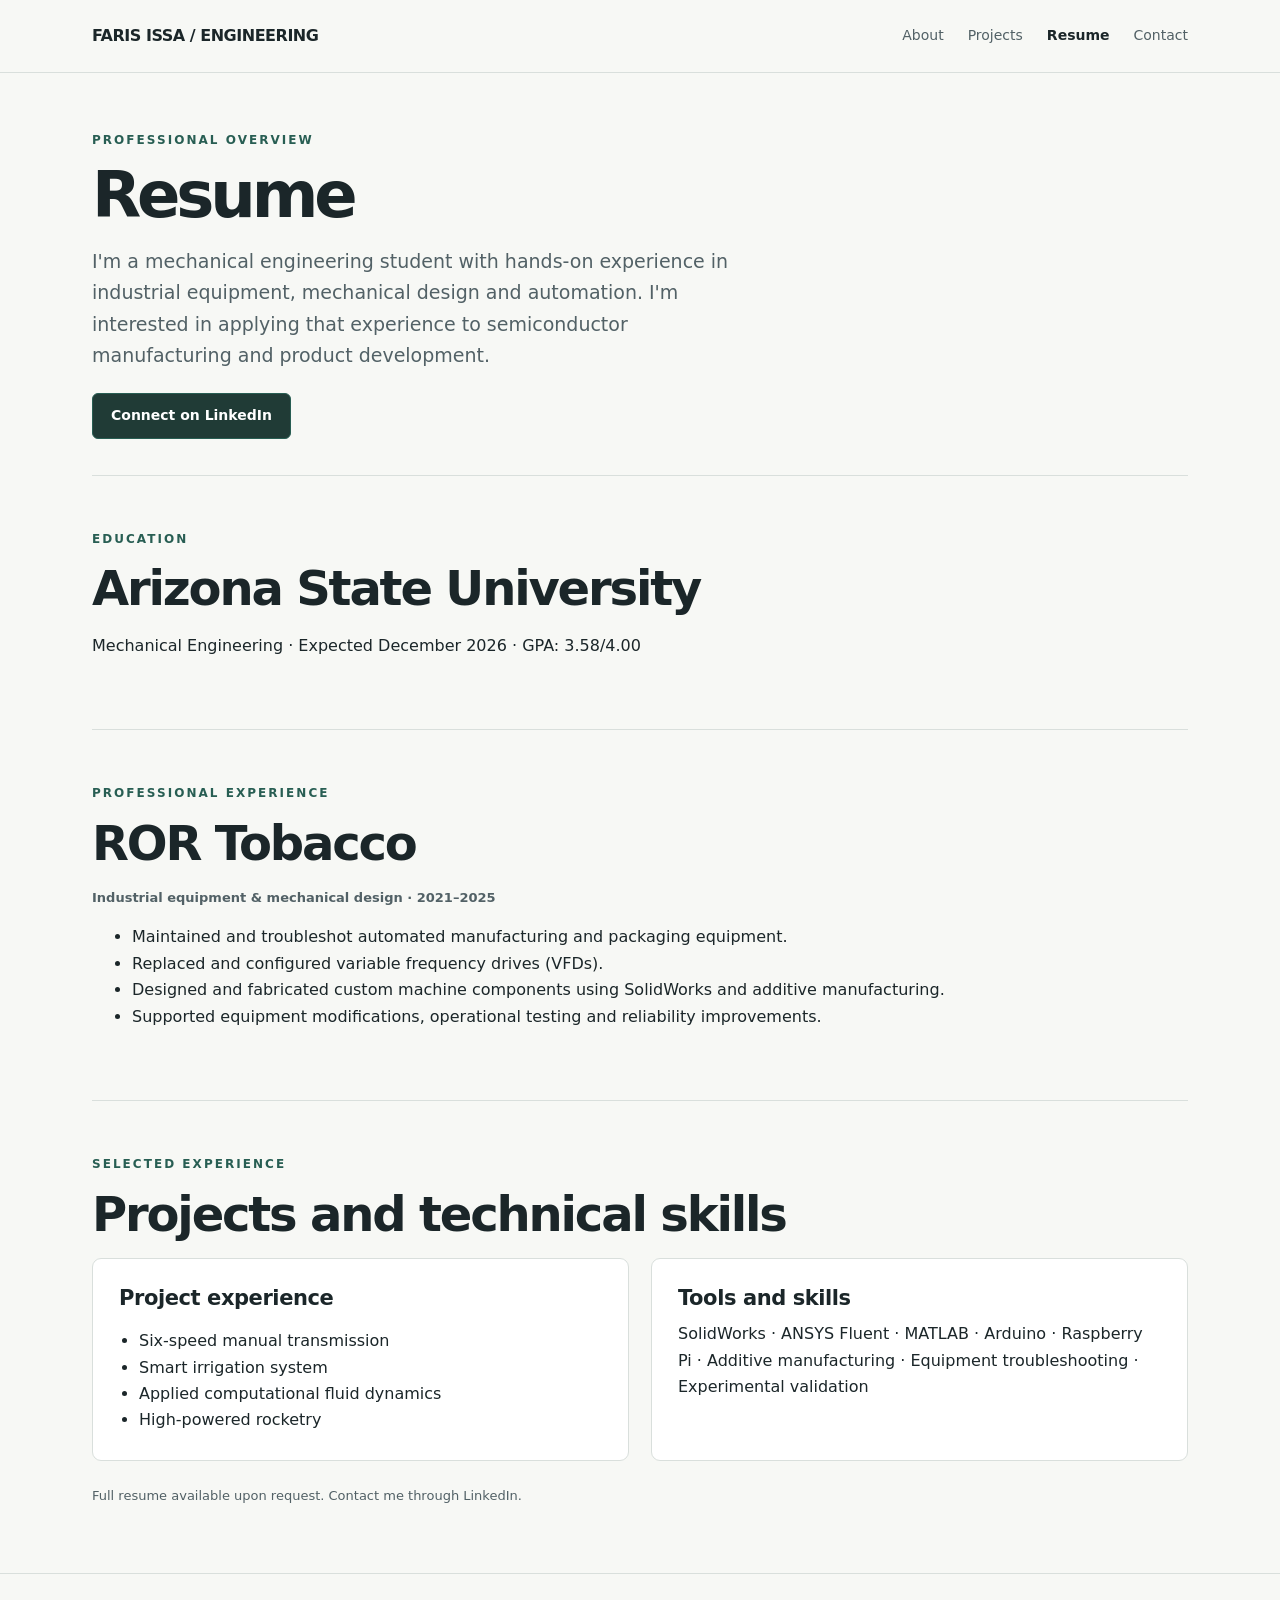
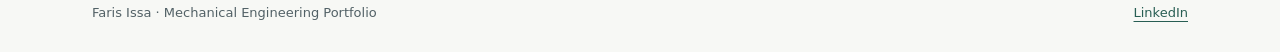
<file: resume.html>
<!DOCTYPE html>
<html lang="en">
 <head>
  <meta charset="utf-8"/>
  <meta content="width=device-width, initial-scale=1" name="viewport"/>
  <title>
   Resume | Faris Issa
  </title>
  <meta content="Mechanical engineering portfolio by Faris Issa." name="description"/>
  <link href="assets/style.css" rel="stylesheet"/>
 </head>
 <body>
  <a class="skip" href="#main">
   Skip to content
  </a>
  <header>
   <nav aria-label="Main navigation" class="wrap">
    <a class="brand" href="index.html">
     FARIS ISSA / ENGINEERING
    </a>
    <div class="navlinks">
     <a href="index.html#about">
      About
     </a>
     <a href="index.html#projects">
      Projects
     </a>
     <a aria-current="page" href="resume.html">
      Resume
     </a>
     <a href="index.html#contact">
      Contact
     </a>
    </div>
   </nav>
  </header>
  <main class="wrap" id="main">
   <section class="page-intro">
    <p class="eyebrow">
     Professional overview
    </p>
    <h1>
     Resume
    </h1>
    <p class="lead">
     I'm a mechanical engineering student with hands-on experience in industrial equipment, mechanical design and automation. I'm interested in applying that experience to semiconductor manufacturing and product development.
    </p>
    <div class="links">
     <a class="button primary" href="https://www.linkedin.com/in/faris-issa/">
      Connect on LinkedIn
     </a>
    </div>
   </section>
   <section class="section">
    <p class="eyebrow">
     Education
    </p>
    <h2>
     Arizona State University
    </h2>
    <p>
     Mechanical Engineering · Expected December 2026 · GPA: 3.58/4.00
    </p>
   </section>
   <section class="section">
    <p class="eyebrow">
     Professional experience
    </p>
    <h2>
     ROR Tobacco
    </h2>
    <p class="project-label">
     Industrial equipment &amp; mechanical design · 2021–2025
    </p>
    <ul>
     <li>
      Maintained and troubleshot automated manufacturing and packaging equipment.
     </li>
     <li>
      Replaced and configured variable frequency drives (VFDs).
     </li>
     <li>
      Designed and fabricated custom machine components using SolidWorks and additive manufacturing.
     </li>
     <li>
      Supported equipment modifications, operational testing and reliability improvements.
     </li>
    </ul>
   </section>
   <section class="section">
    <p class="eyebrow">
     Selected experience
    </p>
    <h2>
     Projects and technical skills
    </h2>
    <div class="details">
     <article class="panel">
      <h3>
       Project experience
      </h3>
      <ul>
       <li>
        Six-speed manual transmission
       </li>
       <li>
        Smart irrigation system
       </li>
       <li>
        Applied computational fluid dynamics
       </li>
       <li>
        High-powered rocketry
       </li>
      </ul>
     </article>
     <article class="panel">
      <h3>
       Tools and skills
      </h3>
      <p>
       SolidWorks · ANSYS Fluent · MATLAB · Arduino · Raspberry Pi · Additive manufacturing · Equipment troubleshooting · Experimental validation
      </p>
     </article>
    </div>
    <p class="note" style="margin-top:24px">
     Full resume available upon request. Contact me through LinkedIn.
    </p>
   </section>
  </main>
  <footer>
   <div class="wrap footer-flex">
    <span>
     Faris Issa · Mechanical Engineering Portfolio
    </span>
    <a href="https://www.linkedin.com/in/faris-issa/">
     LinkedIn
    </a>
   </div>
  </footer>
 </body>
</html>
</file>
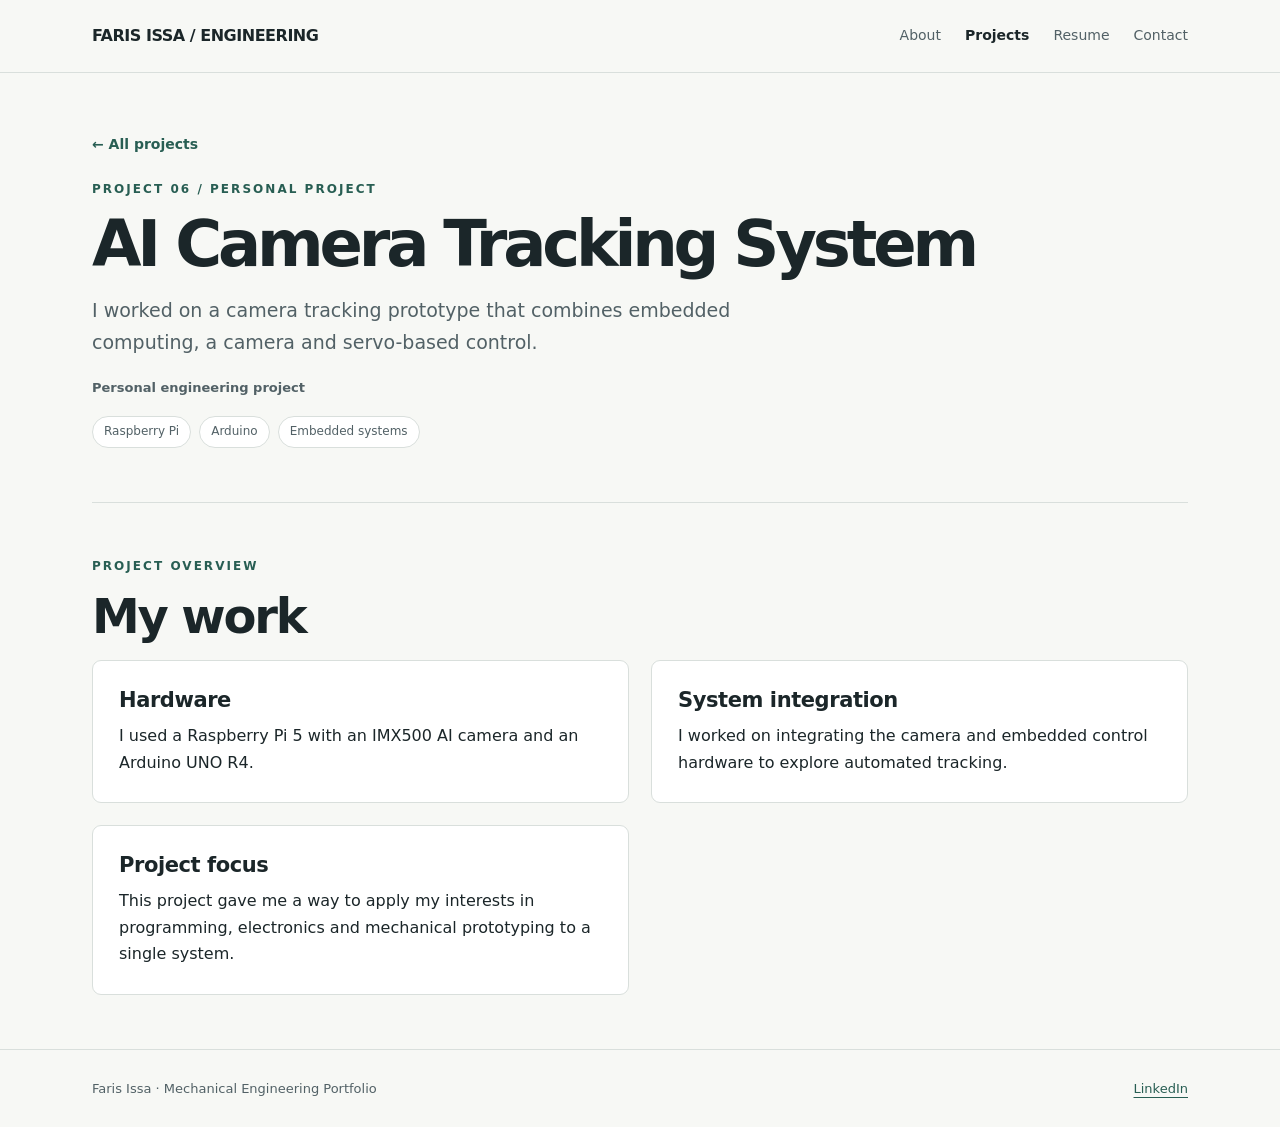
<file: projects/camera.html>
<!DOCTYPE html>
<html lang="en">
 <head>
  <meta charset="utf-8"/>
  <meta content="width=device-width, initial-scale=1" name="viewport"/>
  <title>
   AI Camera Tracking System | Faris Issa
  </title>
  <meta content="Mechanical engineering portfolio by Faris Issa." name="description"/>
  <meta content="noindex" name="robots"/>
  <link href="../assets/style.css" rel="stylesheet"/>
 </head>
 <body>
  <a class="skip" href="#main">
   Skip to content
  </a>
  <header>
   <nav aria-label="Main navigation" class="wrap">
    <a class="brand" href="../index.html">
     FARIS ISSA / ENGINEERING
    </a>
    <div class="navlinks">
     <a href="../index.html#about">
      About
     </a>
     <a aria-current="page" href="../index.html#projects">
      Projects
     </a>
     <a href="../resume.html">
      Resume
     </a>
     <a href="../index.html#contact">
      Contact
     </a>
    </div>
   </nav>
  </header>
  <main class="wrap" id="main">
   <section class="page-intro">
    <a class="back" href="../index.html#projects">
     ← All projects
    </a>
    <p class="eyebrow">
     Project 06 / Personal project
    </p>
    <h1>
     AI Camera Tracking System
    </h1>
    <p class="lead">
     I worked on a camera tracking prototype that combines embedded computing, a camera and servo-based control.
    </p>
    <p class="project-label">
     Personal engineering project
    </p>
    <div class="tags">
     <span class="tag">
      Raspberry Pi
     </span>
     <span class="tag">
      Arduino
     </span>
     <span class="tag">
      Embedded systems
     </span>
    </div>
   </section>
   <section class="section">
    <p class="eyebrow">
     Project overview
    </p>
    <h2>
     My work
    </h2>
    <div class="details">
     <article class="panel">
      <h3>
       Hardware
      </h3>
      <p>
       I used a Raspberry Pi 5 with an IMX500 AI camera and an Arduino UNO R4.
      </p>
     </article>
     <article class="panel">
      <h3>
       System integration
      </h3>
      <p>
       I worked on integrating the camera and embedded control hardware to explore automated tracking.
      </p>
     </article>
     <article class="panel">
      <h3>
       Project focus
      </h3>
      <p>
       This project gave me a way to apply my interests in programming, electronics and mechanical prototyping to a single system.
      </p>
     </article>
    </div>
   </section>
  </main>
  <footer>
   <div class="wrap footer-flex">
    <span>
     Faris Issa · Mechanical Engineering Portfolio
    </span>
    <a href="https://www.linkedin.com/in/faris-issa/">
     LinkedIn
    </a>
   </div>
  </footer>
 </body>
</html>
</file>
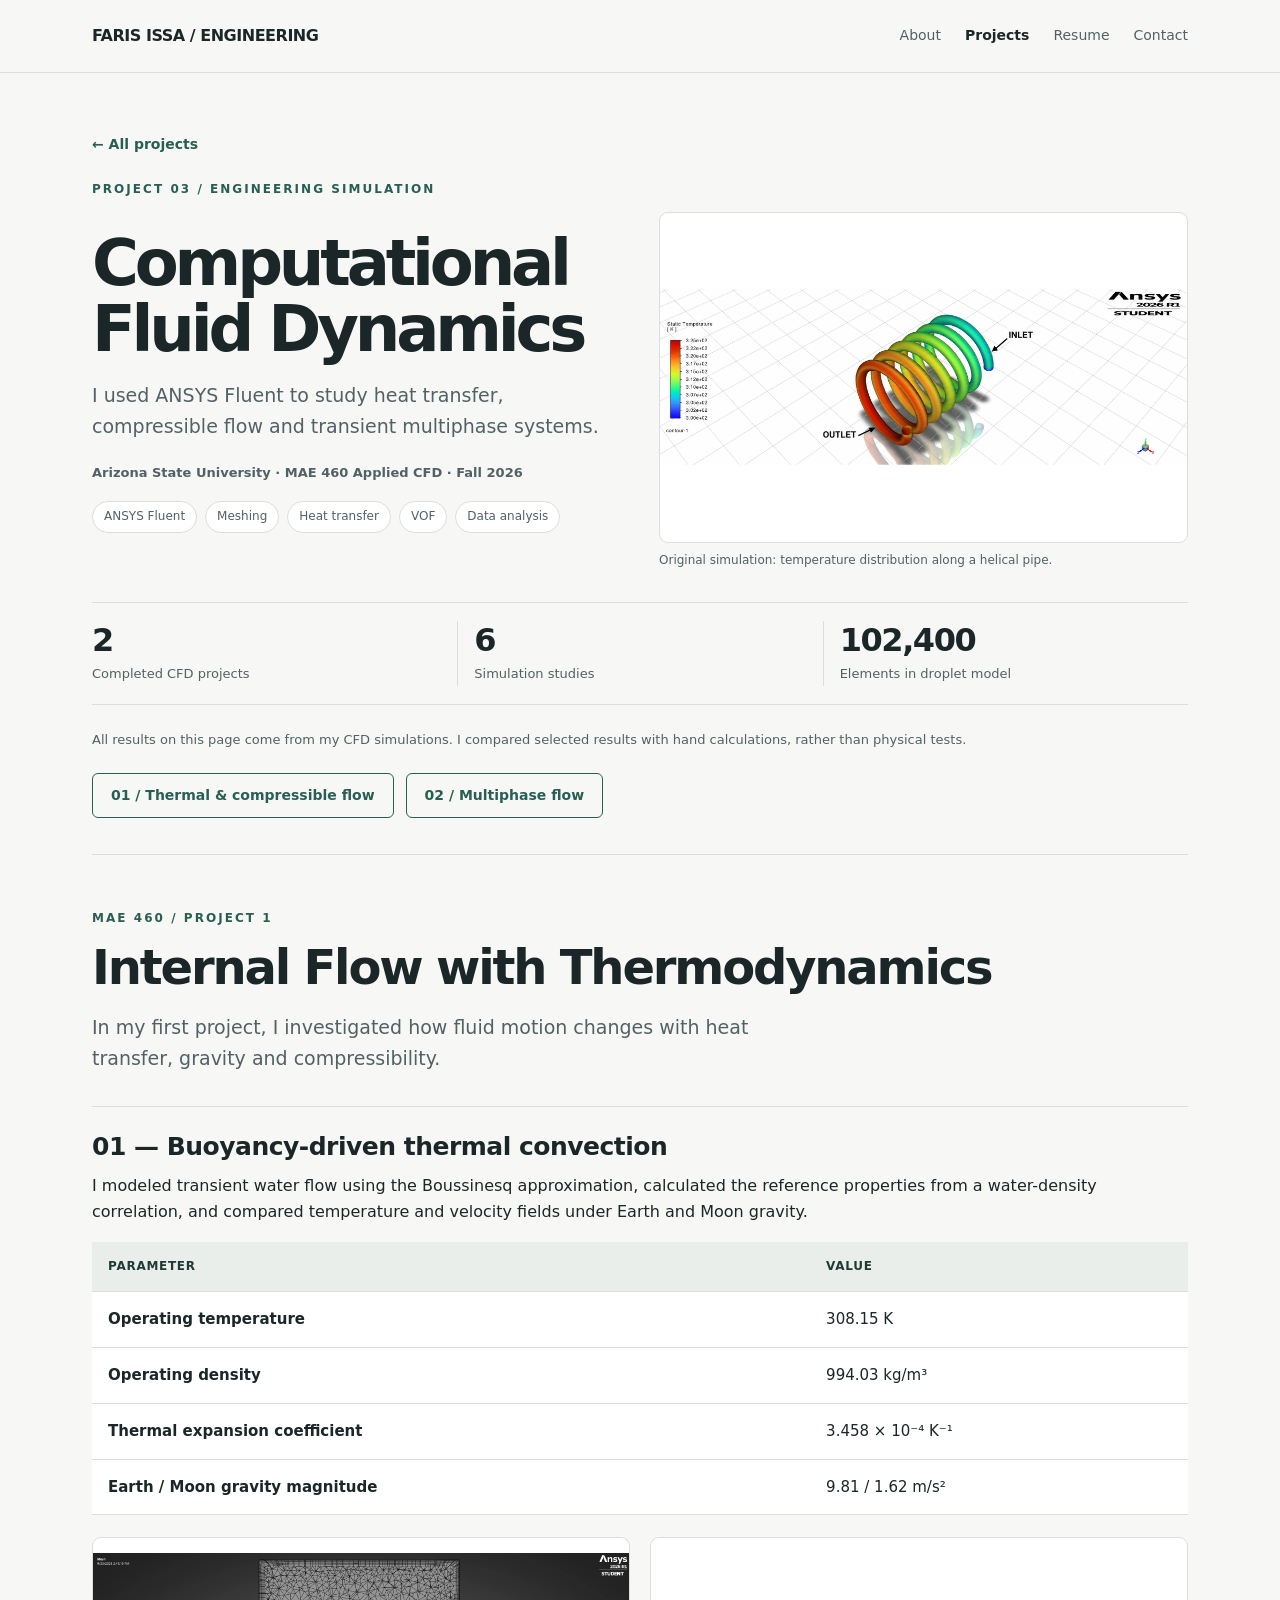
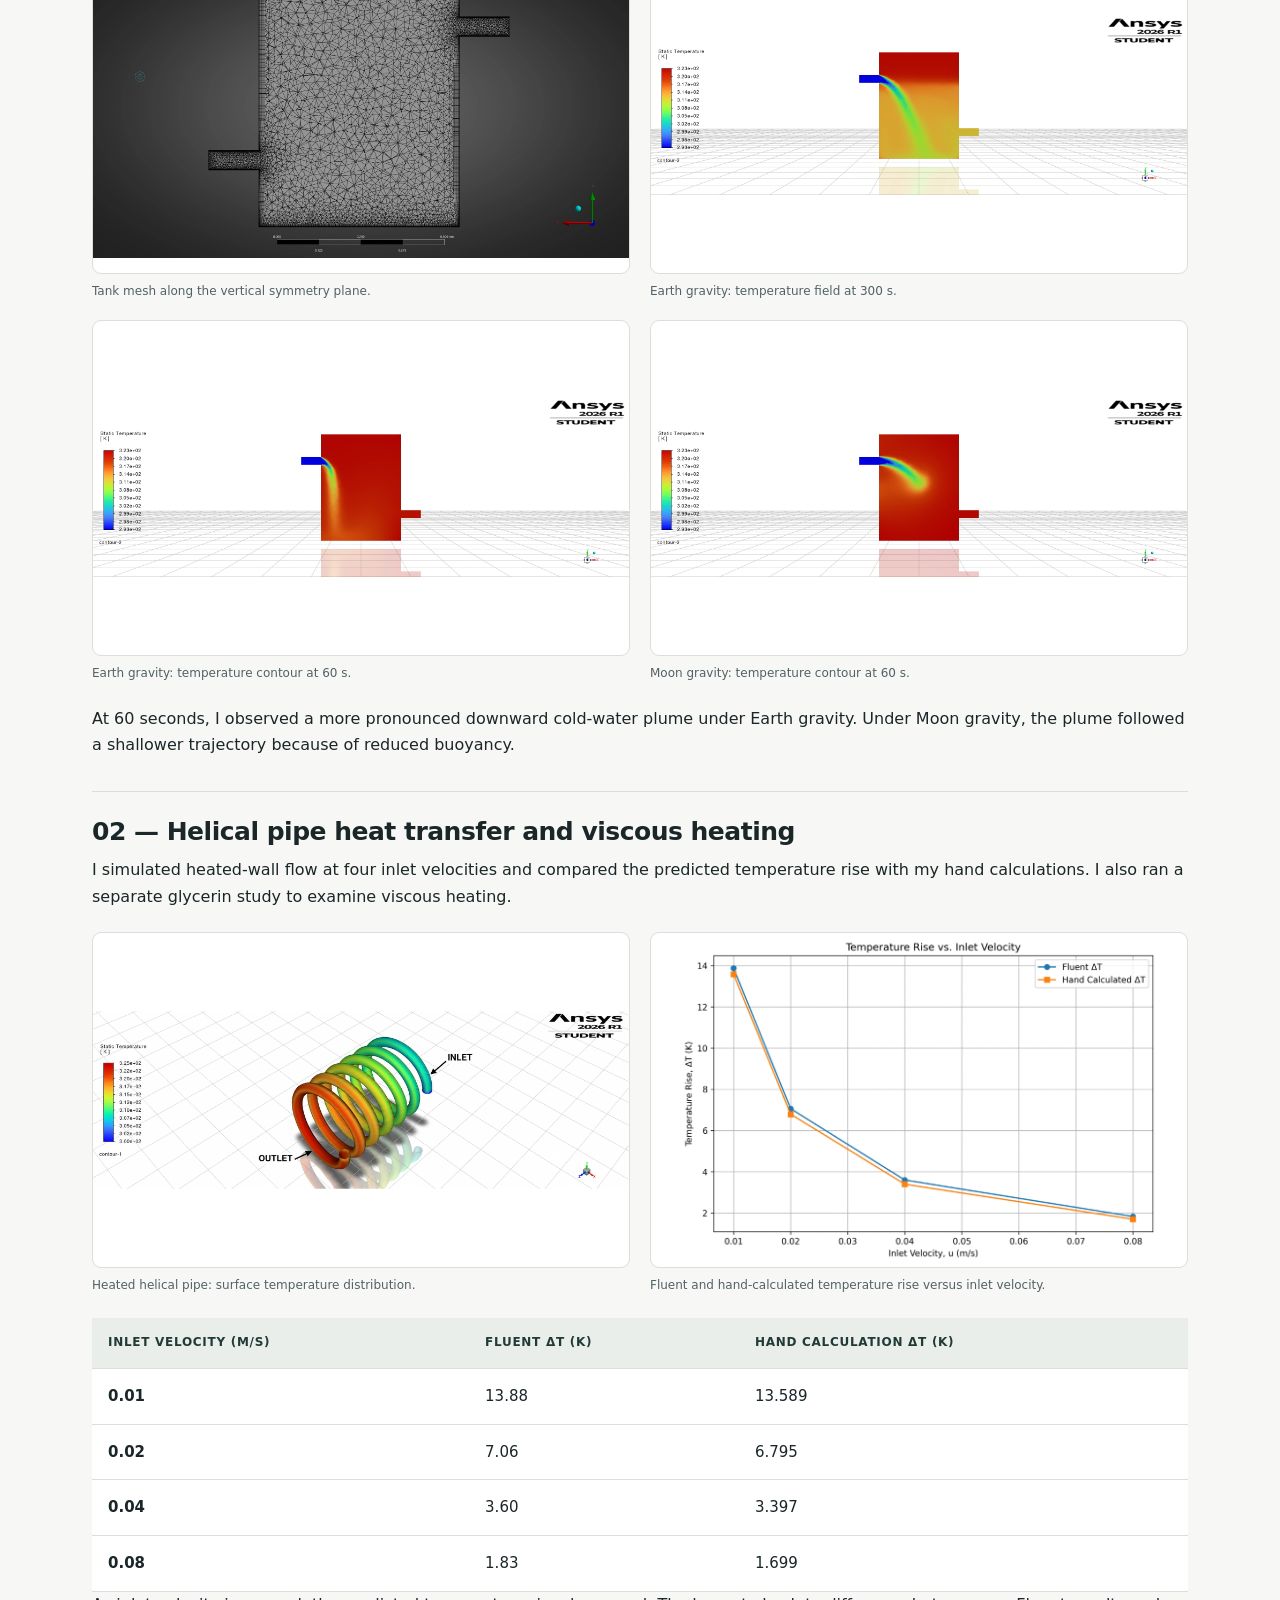
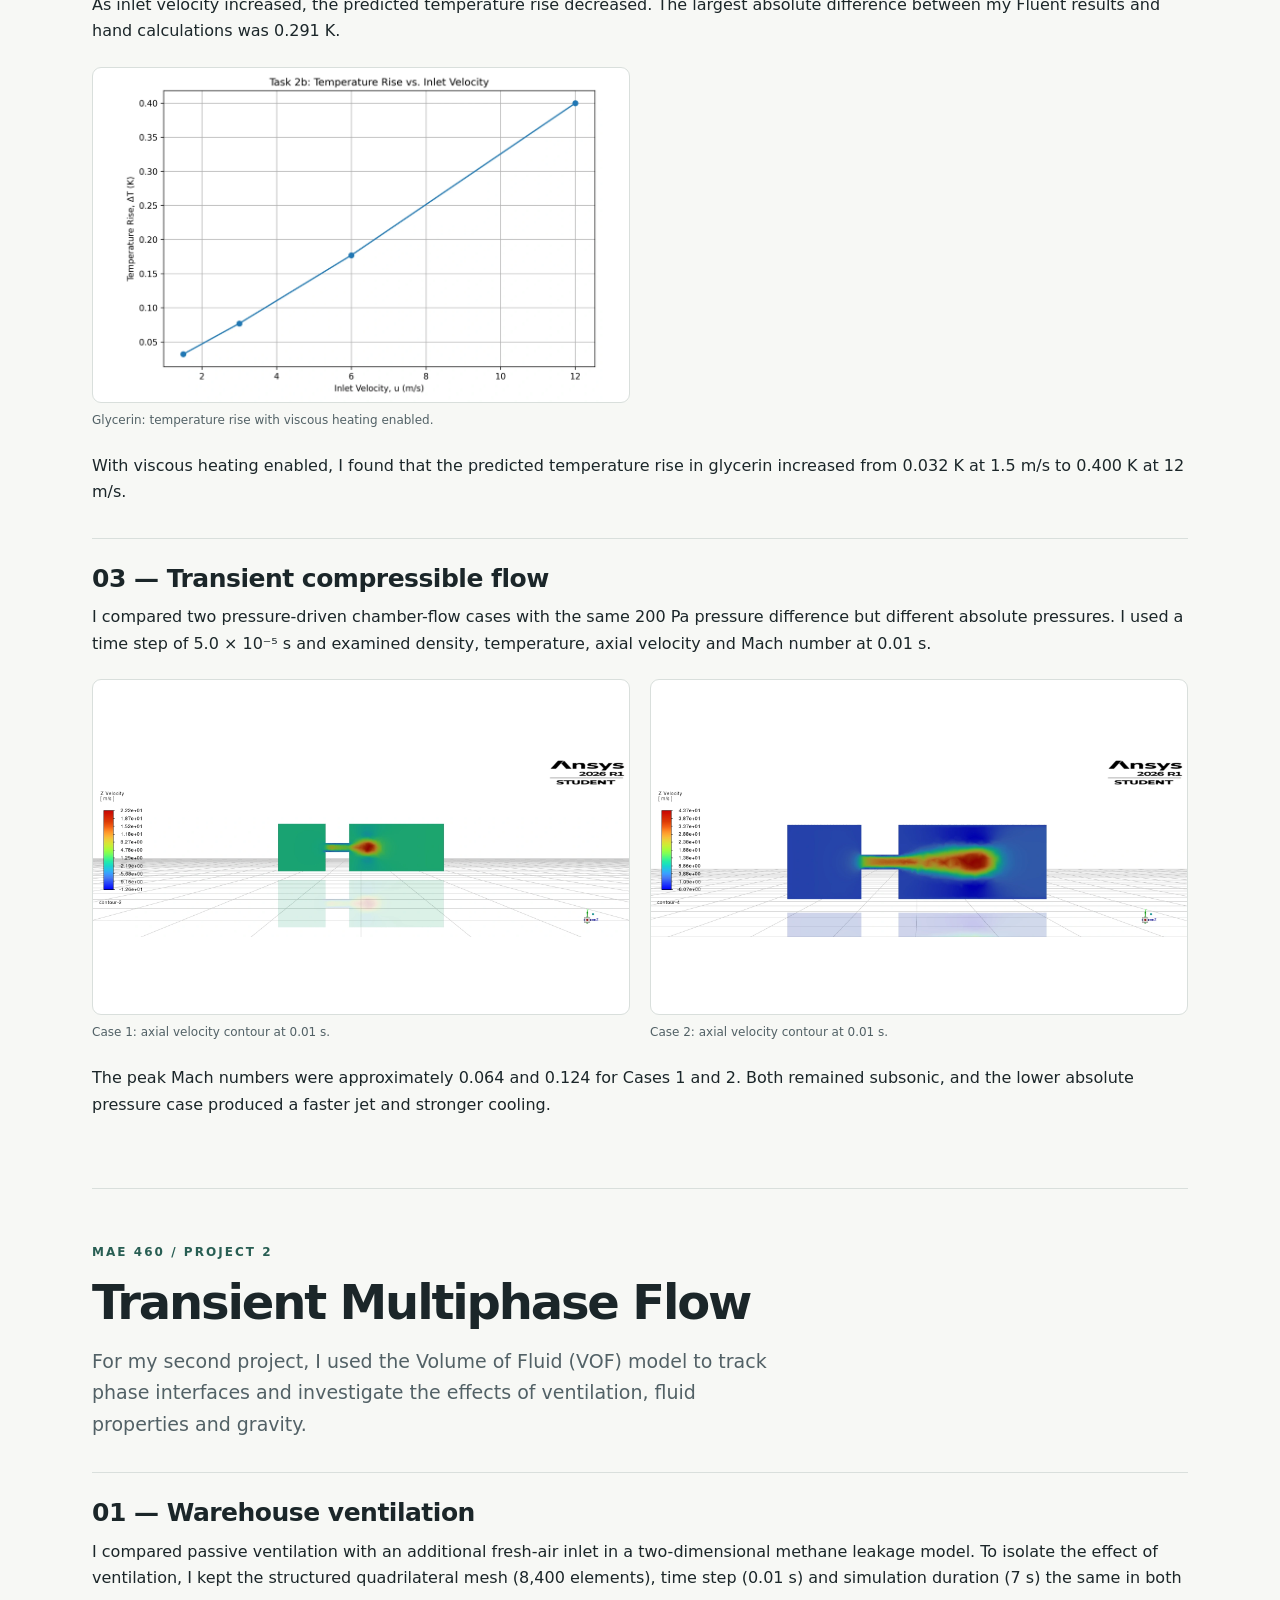
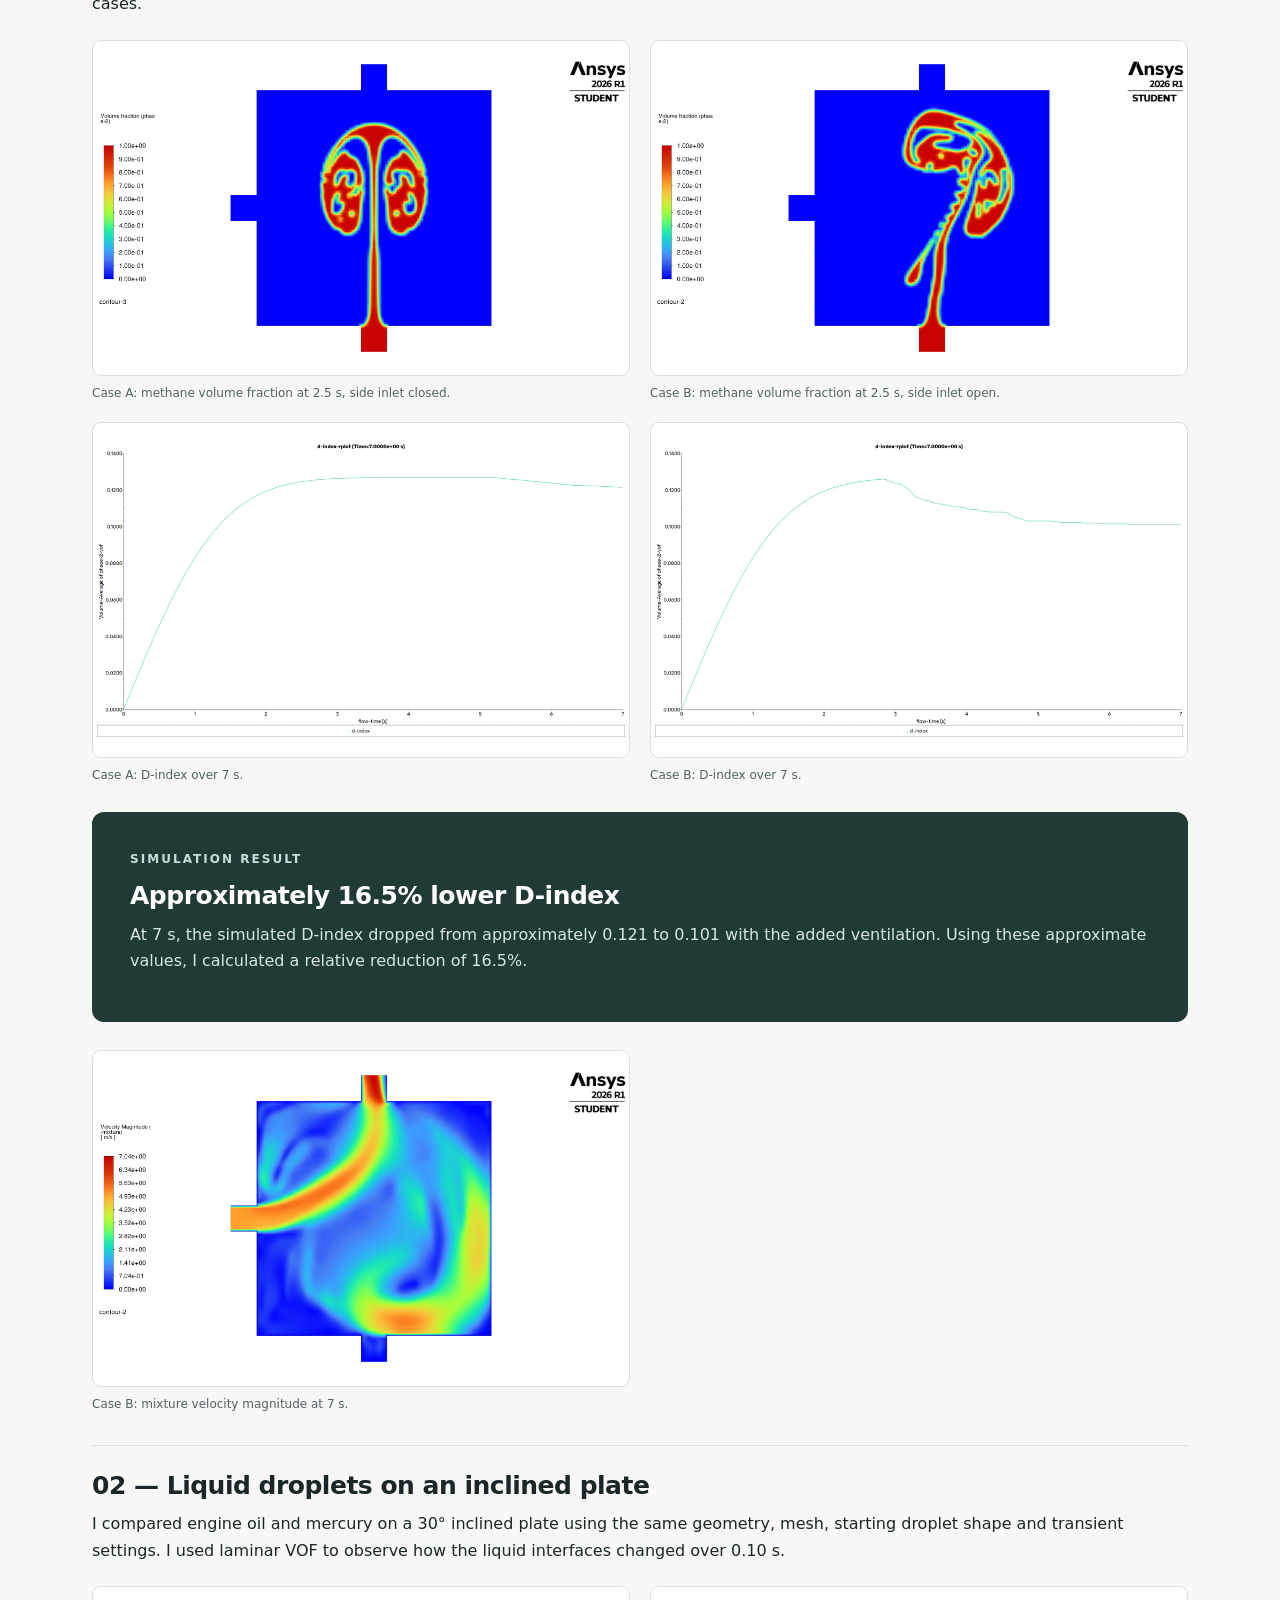
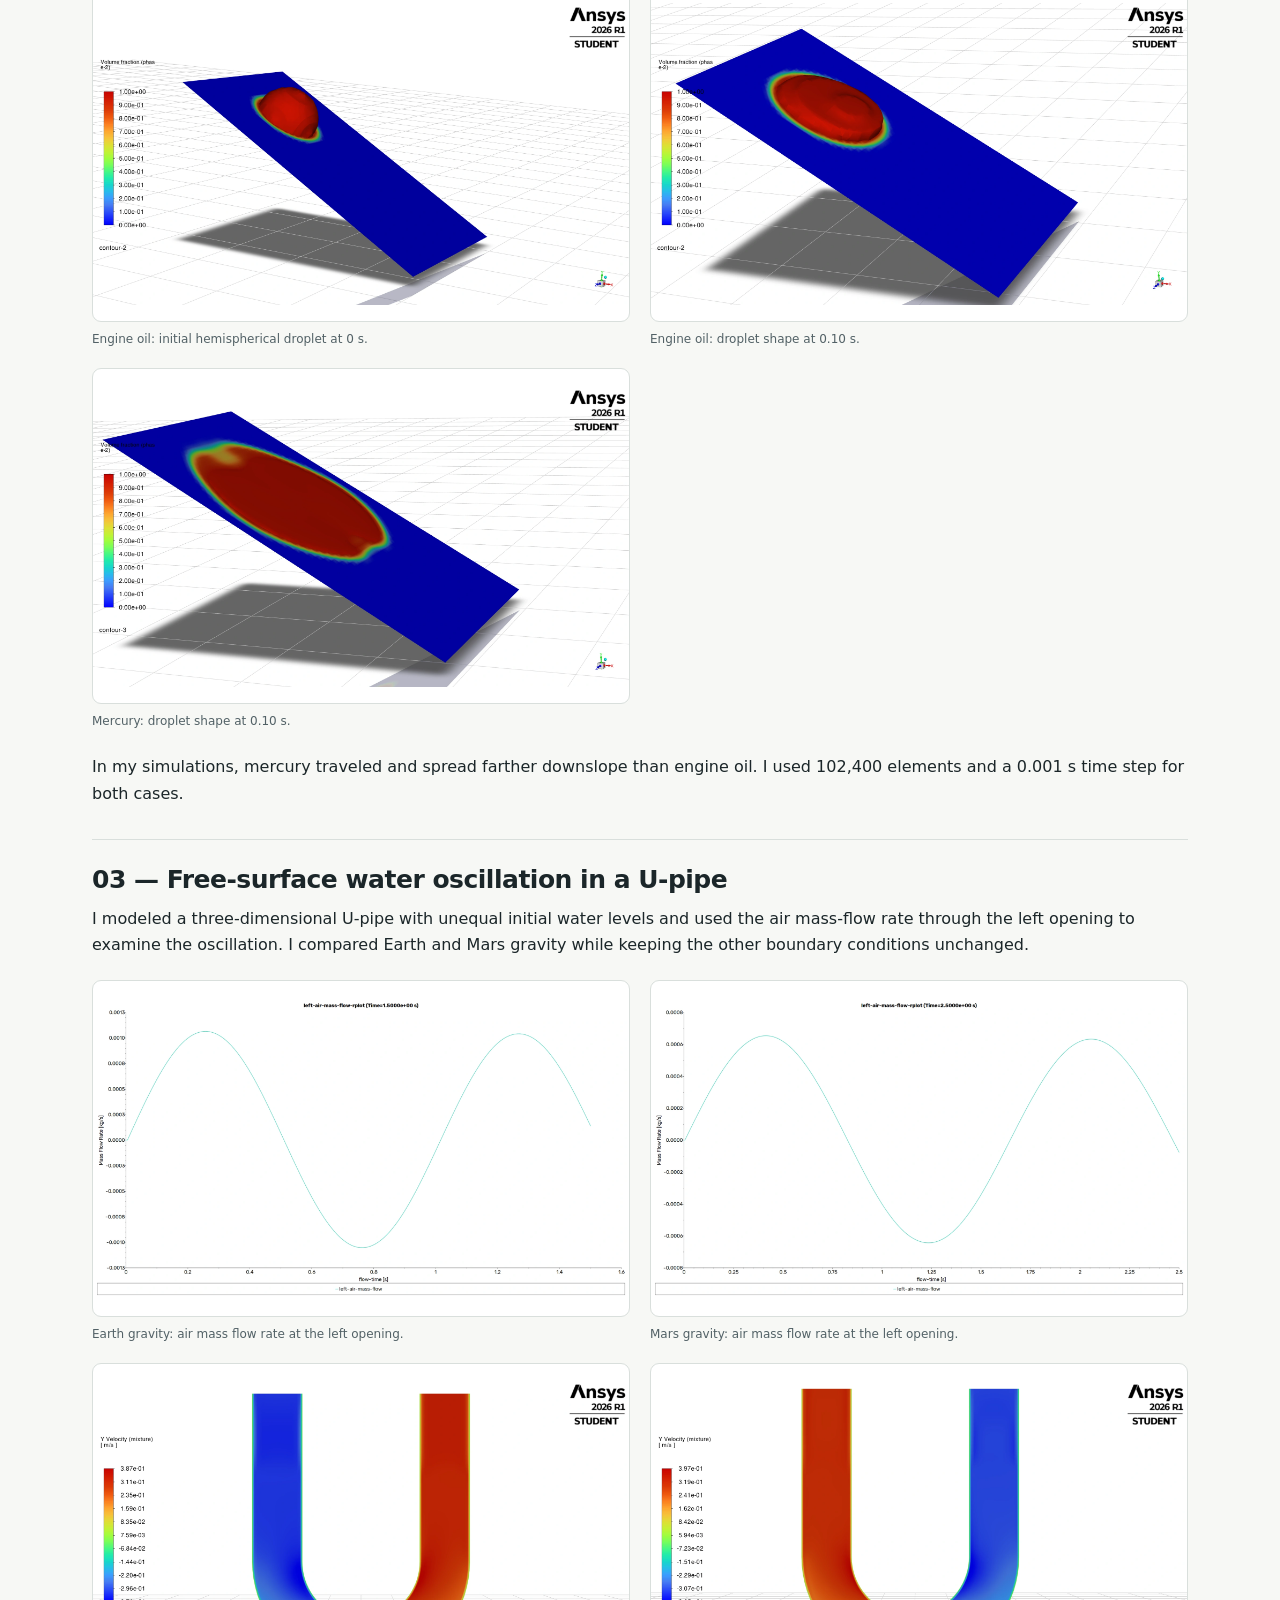
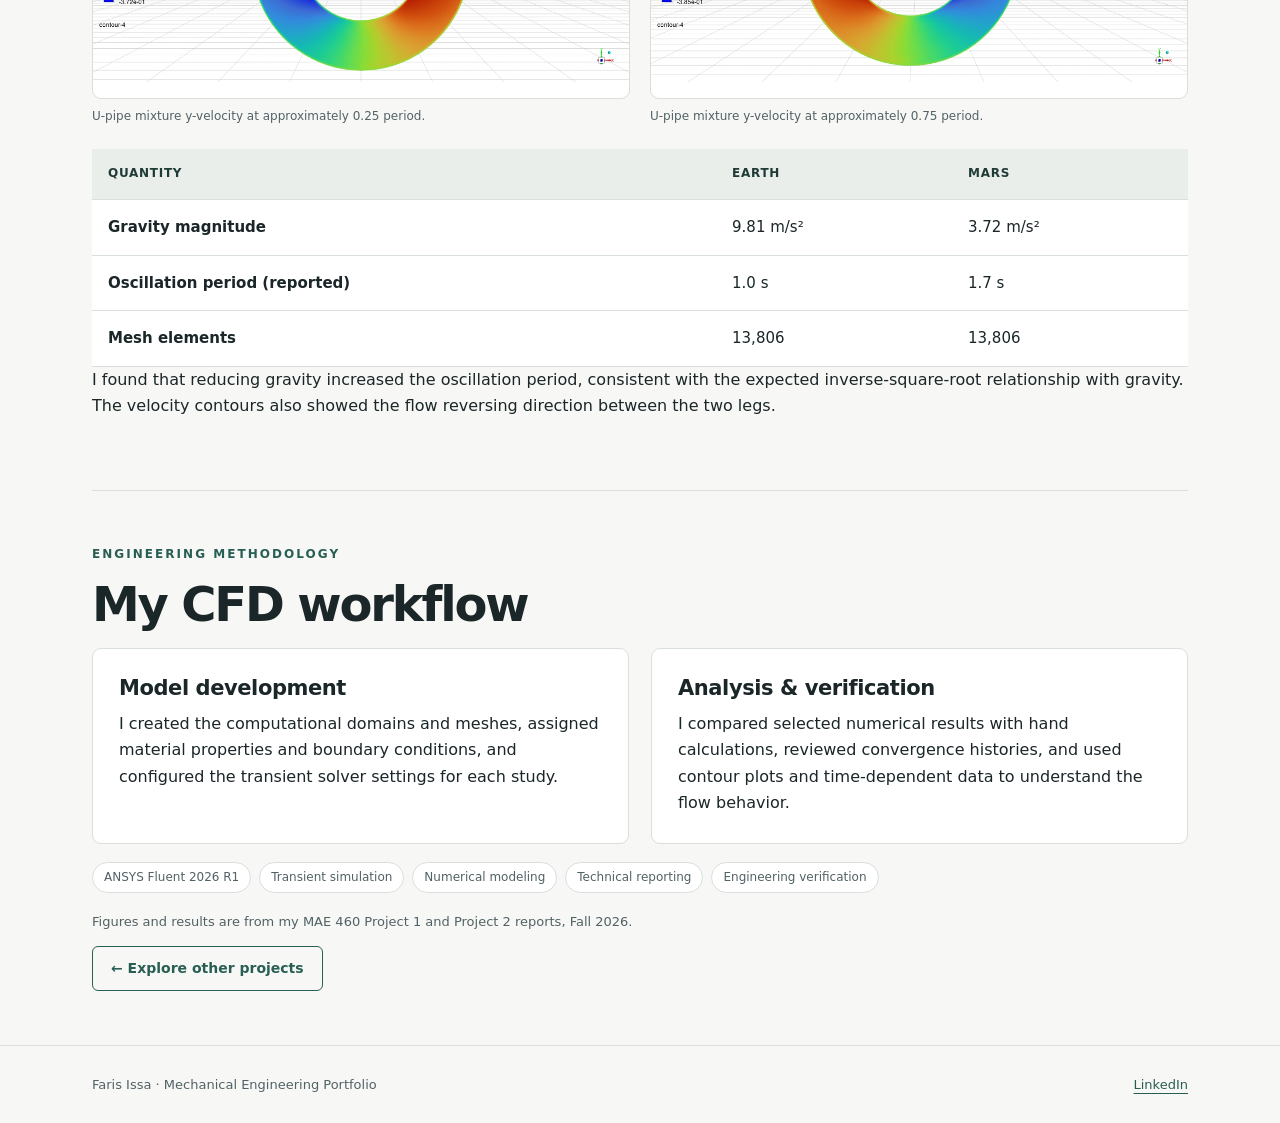
<file: projects/cfd.html>
<!DOCTYPE html>
<html lang="en">
 <head>
  <meta charset="utf-8"/>
  <meta content="width=device-width, initial-scale=1" name="viewport"/>
  <title>
   Computational Fluid Dynamics | Faris Issa
  </title>
  <meta content="ANSYS Fluent simulation studies in heat transfer, compressible flow and multiphase flow." name="description"/>
  <link href="../assets/style.css" rel="stylesheet"/>
  <style>
   .cfd-figure img{object-fit:contain;background:white;aspect-ratio:16/10}.cfd-gallery{align-items:start;margin-bottom:24px}.cfd-gallery figcaption{line-height:1.5}.study{margin-top:32px;padding-top:24px;border-top:1px solid var(--line)}.study h3{font-size:25px}.cfd-figure a{display:block}.cfd-figure a:hover img{border-color:var(--accent)}.cfd-hero img{aspect-ratio:16/10;object-fit:contain;background:white}.cfd-label{font-size:13px;color:var(--muted)}.cfd-metrics{margin-bottom:24px}.table-wrap td:first-child{width:auto}@media(max-width:600px){.cfd-figure img{aspect-ratio:auto;min-height:100px}.cfd-hero img{aspect-ratio:auto}}
  </style>
 </head>
 <body>
  <a class="skip" href="#main">
   Skip to content
  </a>
  <header>
   <nav aria-label="Main navigation" class="wrap">
    <a class="brand" href="../index.html">
     FARIS ISSA / ENGINEERING
    </a>
    <div class="navlinks">
     <a href="../index.html#about">
      About
     </a>
     <a aria-current="page" href="../index.html#projects">
      Projects
     </a>
     <a href="../resume.html">
      Resume
     </a>
     <a href="../index.html#contact">
      Contact
     </a>
    </div>
   </nav>
  </header>
  <main class="wrap" id="main">
   <section class="page-intro">
    <a class="back" href="../index.html#projects">
     ← All projects
    </a>
    <p class="eyebrow">
     Project 03 / Engineering simulation
    </p>
    <div class="feature">
     <div>
      <h1>
       Computational Fluid Dynamics
      </h1>
      <p class="lead">
       I used ANSYS Fluent to study heat transfer, compressible flow and transient multiphase systems.
      </p>
      <p class="project-label">
       Arizona State University · MAE 460 Applied CFD · Fall 2026
      </p>
      <div class="tags">
       <span class="tag">
        ANSYS Fluent
       </span>
       <span class="tag">
        Meshing
       </span>
       <span class="tag">
        Heat transfer
       </span>
       <span class="tag">
        VOF
       </span>
       <span class="tag">
        Data analysis
       </span>
      </div>
     </div>
     <figure class="photo cfd-hero">
      <a href="../images/cfd/helical-pipe.webp" rel="noopener" target="_blank">
       <img alt="ANSYS thermal contour of a heated helical pipe" src="../images/cfd/helical-pipe.webp"/>
      </a>
      <figcaption>
       Original simulation: temperature distribution along a helical pipe.
      </figcaption>
     </figure>
    </div>
    <div class="metrics cfd-metrics">
     <div class="metric">
      <strong>
       2
      </strong>
      <span>
       Completed CFD projects
      </span>
     </div>
     <div class="metric">
      <strong>
       6
      </strong>
      <span>
       Simulation studies
      </span>
     </div>
     <div class="metric">
      <strong>
       102,400
      </strong>
      <span>
       Elements in droplet model
      </span>
     </div>
    </div>
    <p class="note">
     All results on this page come from my CFD simulations. I compared selected results with hand calculations, rather than physical tests.
    </p>
    <div class="links">
     <a class="button" href="#thermal">
      01 / Thermal &amp; compressible flow
     </a>
     <a class="button" href="#multiphase">
      02 / Multiphase flow
     </a>
    </div>
   </section>
   <section class="section" id="thermal">
    <p class="eyebrow">
     MAE 460 / Project 1
    </p>
    <h2>
     Internal Flow with Thermodynamics
    </h2>
    <p class="lead">
     In my first project, I investigated how fluid motion changes with heat transfer, gravity and compressibility.
    </p>
    <article class="study">
     <h3>
      01 — Buoyancy-driven thermal convection
     </h3>
     <p>
      I modeled transient water flow using the Boussinesq approximation, calculated the reference properties from a water-density correlation, and compared temperature and velocity fields under Earth and Moon gravity.
     </p>
     <div class="table-wrap">
      <table>
       <thead>
        <tr>
         <th>
          Parameter
         </th>
         <th>
          Value
         </th>
        </tr>
       </thead>
       <tbody>
        <tr>
         <td>
          Operating temperature
         </td>
         <td>
          308.15 K
         </td>
        </tr>
        <tr>
         <td>
          Operating density
         </td>
         <td>
          994.03 kg/m³
         </td>
        </tr>
        <tr>
         <td>
          Thermal expansion coefficient
         </td>
         <td>
          3.458 × 10⁻⁴ K⁻¹
         </td>
        </tr>
        <tr>
         <td>
          Earth / Moon gravity magnitude
         </td>
         <td>
          9.81 / 1.62 m/s²
         </td>
        </tr>
       </tbody>
      </table>
     </div>
     <div class="gallery cfd-gallery">
      <figure class="photo cfd-figure">
       <a href="../images/cfd/tank-mesh.webp" rel="noopener" target="_blank">
        <img alt="Tank mesh along the vertical symmetry plane." loading="lazy" src="../images/cfd/tank-mesh.webp"/>
       </a>
       <figcaption>
        Tank mesh along the vertical symmetry plane.
       </figcaption>
      </figure>
      <figure class="photo cfd-figure">
       <a href="../images/cfd/tank-temperature-300s.webp" rel="noopener" target="_blank">
        <img alt="Earth gravity: temperature field at 300 s." loading="lazy" src="../images/cfd/tank-temperature-300s.webp"/>
       </a>
       <figcaption>
        Earth gravity: temperature field at 300 s.
       </figcaption>
      </figure>
      <figure class="photo cfd-figure">
       <a href="../images/cfd/earth-temperature.webp" rel="noopener" target="_blank">
        <img alt="Earth gravity: temperature contour at 60 s." loading="lazy" src="../images/cfd/earth-temperature.webp"/>
       </a>
       <figcaption>
        Earth gravity: temperature contour at 60 s.
       </figcaption>
      </figure>
      <figure class="photo cfd-figure">
       <a href="../images/cfd/moon-temperature.webp" rel="noopener" target="_blank">
        <img alt="Moon gravity: temperature contour at 60 s." loading="lazy" src="../images/cfd/moon-temperature.webp"/>
       </a>
       <figcaption>
        Moon gravity: temperature contour at 60 s.
       </figcaption>
      </figure>
     </div>
     <p>
      At 60 seconds, I observed a more pronounced downward cold-water plume under Earth gravity. Under Moon gravity, the plume followed a shallower trajectory because of reduced buoyancy.
     </p>
    </article>
    <article class="study">
     <h3>
      02 — Helical pipe heat transfer and viscous heating
     </h3>
     <p>
      I simulated heated-wall flow at four inlet velocities and compared the predicted temperature rise with my hand calculations. I also ran a separate glycerin study to examine viscous heating.
     </p>
     <div class="gallery cfd-gallery">
      <figure class="photo cfd-figure">
       <a href="../images/cfd/helical-pipe.webp" rel="noopener" target="_blank">
        <img alt="Heated helical pipe: surface temperature distribution." loading="lazy" src="../images/cfd/helical-pipe.webp"/>
       </a>
       <figcaption>
        Heated helical pipe: surface temperature distribution.
       </figcaption>
      </figure>
      <figure class="photo cfd-figure">
       <a href="../images/cfd/heat-transfer-comparison.webp" rel="noopener" target="_blank">
        <img alt="Fluent and hand-calculated temperature rise versus inlet velocity." loading="lazy" src="../images/cfd/heat-transfer-comparison.webp"/>
       </a>
       <figcaption>
        Fluent and hand-calculated temperature rise versus inlet velocity.
       </figcaption>
      </figure>
     </div>
     <div class="table-wrap">
      <table>
       <thead>
        <tr>
         <th>
          Inlet velocity (m/s)
         </th>
         <th>
          Fluent ΔT (K)
         </th>
         <th>
          Hand calculation ΔT (K)
         </th>
        </tr>
       </thead>
       <tbody>
        <tr>
         <td>
          0.01
         </td>
         <td>
          13.88
         </td>
         <td>
          13.589
         </td>
        </tr>
        <tr>
         <td>
          0.02
         </td>
         <td>
          7.06
         </td>
         <td>
          6.795
         </td>
        </tr>
        <tr>
         <td>
          0.04
         </td>
         <td>
          3.60
         </td>
         <td>
          3.397
         </td>
        </tr>
        <tr>
         <td>
          0.08
         </td>
         <td>
          1.83
         </td>
         <td>
          1.699
         </td>
        </tr>
       </tbody>
      </table>
     </div>
     <p>
      As inlet velocity increased, the predicted temperature rise decreased. The largest absolute difference between my Fluent results and hand calculations was 0.291 K.
     </p>
     <div class="gallery cfd-gallery">
      <figure class="photo cfd-figure">
       <a href="../images/cfd/viscous-heating.webp" rel="noopener" target="_blank">
        <img alt="Glycerin: temperature rise with viscous heating enabled." loading="lazy" src="../images/cfd/viscous-heating.webp"/>
       </a>
       <figcaption>
        Glycerin: temperature rise with viscous heating enabled.
       </figcaption>
      </figure>
     </div>
     <p>
      With viscous heating enabled, I found that the predicted temperature rise in glycerin increased from 0.032 K at 1.5 m/s to 0.400 K at 12 m/s.
     </p>
    </article>
    <article class="study">
     <h3>
      03 — Transient compressible flow
     </h3>
     <p>
      I compared two pressure-driven chamber-flow cases with the same 200 Pa pressure difference but different absolute pressures. I used a time step of 5.0 × 10⁻⁵ s and examined density, temperature, axial velocity and Mach number at 0.01 s.
     </p>
     <div class="gallery cfd-gallery">
      <figure class="photo cfd-figure">
       <a href="../images/cfd/compressible-case1.webp" rel="noopener" target="_blank">
        <img alt="Case 1: axial velocity contour at 0.01 s." loading="lazy" src="../images/cfd/compressible-case1.webp"/>
       </a>
       <figcaption>
        Case 1: axial velocity contour at 0.01 s.
       </figcaption>
      </figure>
      <figure class="photo cfd-figure">
       <a href="../images/cfd/compressible-case2.webp" rel="noopener" target="_blank">
        <img alt="Case 2: axial velocity contour at 0.01 s." loading="lazy" src="../images/cfd/compressible-case2.webp"/>
       </a>
       <figcaption>
        Case 2: axial velocity contour at 0.01 s.
       </figcaption>
      </figure>
     </div>
     <p>
      The peak Mach numbers were approximately 0.064 and 0.124 for Cases 1 and 2. Both remained subsonic, and the lower absolute pressure case produced a faster jet and stronger cooling.
     </p>
    </article>
   </section>
   <section class="section" id="multiphase">
    <p class="eyebrow">
     MAE 460 / Project 2
    </p>
    <h2>
     Transient Multiphase Flow
    </h2>
    <p class="lead">
     For my second project, I used the Volume of Fluid (VOF) model to track phase interfaces and investigate the effects of ventilation, fluid properties and gravity.
    </p>
    <article class="study">
     <h3>
      01 — Warehouse ventilation
     </h3>
     <p>
      I compared passive ventilation with an additional fresh-air inlet in a two-dimensional methane leakage model. To isolate the effect of ventilation, I kept the structured quadrilateral mesh (8,400 elements), time step (0.01 s) and simulation duration (7 s) the same in both cases.
     </p>
     <div class="gallery cfd-gallery">
      <figure class="photo cfd-figure">
       <a href="../images/cfd/warehouse-passive.webp" rel="noopener" target="_blank">
        <img alt="Case A: methane volume fraction at 2.5 s, side inlet closed." loading="lazy" src="../images/cfd/warehouse-passive.webp"/>
       </a>
       <figcaption>
        Case A: methane volume fraction at 2.5 s, side inlet closed.
       </figcaption>
      </figure>
      <figure class="photo cfd-figure">
       <a href="../images/cfd/warehouse-active.webp" rel="noopener" target="_blank">
        <img alt="Case B: methane volume fraction at 2.5 s, side inlet open." loading="lazy" src="../images/cfd/warehouse-active.webp"/>
       </a>
       <figcaption>
        Case B: methane volume fraction at 2.5 s, side inlet open.
       </figcaption>
      </figure>
      <figure class="photo cfd-figure">
       <a href="../images/cfd/warehouse-index-a.webp" rel="noopener" target="_blank">
        <img alt="Case A: D-index over 7 s." loading="lazy" src="../images/cfd/warehouse-index-a.webp"/>
       </a>
       <figcaption>
        Case A: D-index over 7 s.
       </figcaption>
      </figure>
      <figure class="photo cfd-figure">
       <a href="../images/cfd/warehouse-index-b.webp" rel="noopener" target="_blank">
        <img alt="Case B: D-index over 7 s." loading="lazy" src="../images/cfd/warehouse-index-b.webp"/>
       </a>
       <figcaption>
        Case B: D-index over 7 s.
       </figcaption>
      </figure>
     </div>
     <div class="outcome">
      <p class="eyebrow">
       Simulation result
      </p>
      <h3>
       Approximately 16.5% lower D-index
      </h3>
      <p>
       At 7 s, the simulated D-index dropped from approximately 0.121 to 0.101 with the added ventilation. Using these approximate values, I calculated a relative reduction of 16.5%.
      </p>
     </div>
     <div class="gallery cfd-gallery">
      <figure class="photo cfd-figure">
       <a href="../images/cfd/warehouse-velocity.webp" rel="noopener" target="_blank">
        <img alt="Case B: mixture velocity magnitude at 7 s." loading="lazy" src="../images/cfd/warehouse-velocity.webp"/>
       </a>
       <figcaption>
        Case B: mixture velocity magnitude at 7 s.
       </figcaption>
      </figure>
     </div>
    </article>
    <article class="study">
     <h3>
      02 — Liquid droplets on an inclined plate
     </h3>
     <p>
      I compared engine oil and mercury on a 30° inclined plate using the same geometry, mesh, starting droplet shape and transient settings. I used laminar VOF to observe how the liquid interfaces changed over 0.10 s.
     </p>
     <div class="gallery cfd-gallery">
      <figure class="photo cfd-figure">
       <a href="../images/cfd/droplet-initial.webp" rel="noopener" target="_blank">
        <img alt="Engine oil: initial hemispherical droplet at 0 s." loading="lazy" src="../images/cfd/droplet-initial.webp"/>
       </a>
       <figcaption>
        Engine oil: initial hemispherical droplet at 0 s.
       </figcaption>
      </figure>
      <figure class="photo cfd-figure">
       <a href="../images/cfd/droplet-oil.webp" rel="noopener" target="_blank">
        <img alt="Engine oil: droplet shape at 0.10 s." loading="lazy" src="../images/cfd/droplet-oil.webp"/>
       </a>
       <figcaption>
        Engine oil: droplet shape at 0.10 s.
       </figcaption>
      </figure>
      <figure class="photo cfd-figure">
       <a href="../images/cfd/droplet-mercury.webp" rel="noopener" target="_blank">
        <img alt="Mercury: droplet shape at 0.10 s." loading="lazy" src="../images/cfd/droplet-mercury.webp"/>
       </a>
       <figcaption>
        Mercury: droplet shape at 0.10 s.
       </figcaption>
      </figure>
     </div>
     <p>
      In my simulations, mercury traveled and spread farther downslope than engine oil. I used 102,400 elements and a 0.001 s time step for both cases.
     </p>
    </article>
    <article class="study">
     <h3>
      03 — Free-surface water oscillation in a U-pipe
     </h3>
     <p>
      I modeled a three-dimensional U-pipe with unequal initial water levels and used the air mass-flow rate through the left opening to examine the oscillation. I compared Earth and Mars gravity while keeping the other boundary conditions unchanged.
     </p>
     <div class="gallery cfd-gallery">
      <figure class="photo cfd-figure">
       <a href="../images/cfd/utube-earth.webp" rel="noopener" target="_blank">
        <img alt="Earth gravity: air mass flow rate at the left opening." loading="lazy" src="../images/cfd/utube-earth.webp"/>
       </a>
       <figcaption>
        Earth gravity: air mass flow rate at the left opening.
       </figcaption>
      </figure>
      <figure class="photo cfd-figure">
       <a href="../images/cfd/utube-mars.webp" rel="noopener" target="_blank">
        <img alt="Mars gravity: air mass flow rate at the left opening." loading="lazy" src="../images/cfd/utube-mars.webp"/>
       </a>
       <figcaption>
        Mars gravity: air mass flow rate at the left opening.
       </figcaption>
      </figure>
      <figure class="photo cfd-figure">
       <a href="../images/cfd/utube-quarter.webp" rel="noopener" target="_blank">
        <img alt="U-pipe mixture y-velocity at approximately 0.25 period." loading="lazy" src="../images/cfd/utube-quarter.webp"/>
       </a>
       <figcaption>
        U-pipe mixture y-velocity at approximately 0.25 period.
       </figcaption>
      </figure>
      <figure class="photo cfd-figure">
       <a href="../images/cfd/utube-three-quarter.webp" rel="noopener" target="_blank">
        <img alt="U-pipe mixture y-velocity at approximately 0.75 period." loading="lazy" src="../images/cfd/utube-three-quarter.webp"/>
       </a>
       <figcaption>
        U-pipe mixture y-velocity at approximately 0.75 period.
       </figcaption>
      </figure>
     </div>
     <div class="table-wrap">
      <table>
       <thead>
        <tr>
         <th>
          Quantity
         </th>
         <th>
          Earth
         </th>
         <th>
          Mars
         </th>
        </tr>
       </thead>
       <tbody>
        <tr>
         <td>
          Gravity magnitude
         </td>
         <td>
          9.81 m/s²
         </td>
         <td>
          3.72 m/s²
         </td>
        </tr>
        <tr>
         <td>
          Oscillation period (reported)
         </td>
         <td>
          1.0 s
         </td>
         <td>
          1.7 s
         </td>
        </tr>
        <tr>
         <td>
          Mesh elements
         </td>
         <td>
          13,806
         </td>
         <td>
          13,806
         </td>
        </tr>
       </tbody>
      </table>
     </div>
     <p>
      I found that reducing gravity increased the oscillation period, consistent with the expected inverse-square-root relationship with gravity. The velocity contours also showed the flow reversing direction between the two legs.
     </p>
    </article>
   </section>
   <section class="section">
    <p class="eyebrow">
     Engineering methodology
    </p>
    <h2>
     My CFD workflow
    </h2>
    <div class="details">
     <article class="panel">
      <h3>
       Model development
      </h3>
      <p>
       I created the computational domains and meshes, assigned material properties and boundary conditions, and configured the transient solver settings for each study.
      </p>
     </article>
     <article class="panel">
      <h3>
       Analysis &amp; verification
      </h3>
      <p>
       I compared selected numerical results with hand calculations, reviewed convergence histories, and used contour plots and time-dependent data to understand the flow behavior.
      </p>
     </article>
    </div>
    <div class="tags">
     <span class="tag">
      ANSYS Fluent 2026 R1
     </span>
     <span class="tag">
      Transient simulation
     </span>
     <span class="tag">
      Numerical modeling
     </span>
     <span class="tag">
      Technical reporting
     </span>
     <span class="tag">
      Engineering verification
     </span>
    </div>
    <p class="note">
     Figures and results are from my MAE 460 Project 1 and Project 2 reports, Fall 2026.
    </p>
    <a class="button" href="../index.html#projects">
     ← Explore other projects
    </a>
   </section>
  </main>
  <footer>
   <div class="wrap footer-flex">
    <span>
     Faris Issa · Mechanical Engineering Portfolio
    </span>
    <a href="https://www.linkedin.com/in/faris-issa/">
     LinkedIn
    </a>
   </div>
  </footer>
 </body>
</html>
</file>
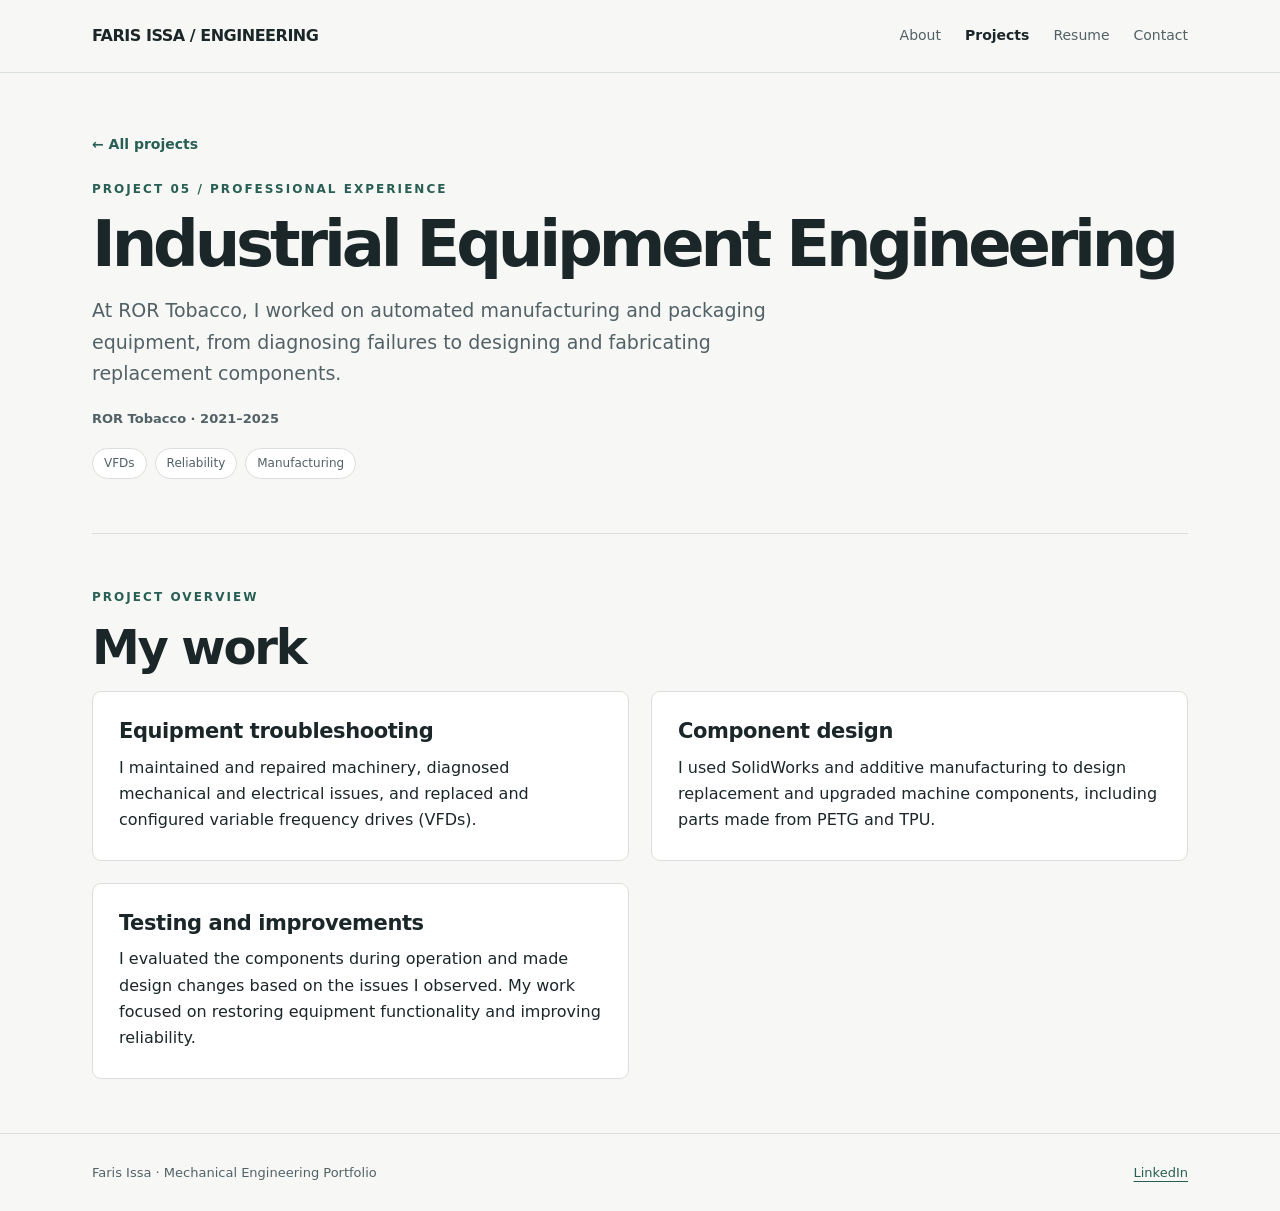
<file: projects/equipment.html>
<!DOCTYPE html>
<html lang="en">
 <head>
  <meta charset="utf-8"/>
  <meta content="width=device-width, initial-scale=1" name="viewport"/>
  <title>
   Industrial Equipment Engineering | Faris Issa
  </title>
  <meta content="Mechanical engineering portfolio by Faris Issa." name="description"/>
  <meta content="noindex" name="robots"/>
  <link href="../assets/style.css" rel="stylesheet"/>
 </head>
 <body>
  <a class="skip" href="#main">
   Skip to content
  </a>
  <header>
   <nav aria-label="Main navigation" class="wrap">
    <a class="brand" href="../index.html">
     FARIS ISSA / ENGINEERING
    </a>
    <div class="navlinks">
     <a href="../index.html#about">
      About
     </a>
     <a aria-current="page" href="../index.html#projects">
      Projects
     </a>
     <a href="../resume.html">
      Resume
     </a>
     <a href="../index.html#contact">
      Contact
     </a>
    </div>
   </nav>
  </header>
  <main class="wrap" id="main">
   <section class="page-intro">
    <a class="back" href="../index.html#projects">
     ← All projects
    </a>
    <p class="eyebrow">
     Project 05 / Professional experience
    </p>
    <h1>
     Industrial Equipment Engineering
    </h1>
    <p class="lead">
     At ROR Tobacco, I worked on automated manufacturing and packaging equipment, from diagnosing failures to designing and fabricating replacement components.
    </p>
    <p class="project-label">
     ROR Tobacco · 2021–2025
    </p>
    <div class="tags">
     <span class="tag">
      VFDs
     </span>
     <span class="tag">
      Reliability
     </span>
     <span class="tag">
      Manufacturing
     </span>
    </div>
   </section>
   <section class="section">
    <p class="eyebrow">
     Project overview
    </p>
    <h2>
     My work
    </h2>
    <div class="details">
     <article class="panel">
      <h3>
       Equipment troubleshooting
      </h3>
      <p>
       I maintained and repaired machinery, diagnosed mechanical and electrical issues, and replaced and configured variable frequency drives (VFDs).
      </p>
     </article>
     <article class="panel">
      <h3>
       Component design
      </h3>
      <p>
       I used SolidWorks and additive manufacturing to design replacement and upgraded machine components, including parts made from PETG and TPU.
      </p>
     </article>
     <article class="panel">
      <h3>
       Testing and improvements
      </h3>
      <p>
       I evaluated the components during operation and made design changes based on the issues I observed. My work focused on restoring equipment functionality and improving reliability.
      </p>
     </article>
    </div>
   </section>
  </main>
  <footer>
   <div class="wrap footer-flex">
    <span>
     Faris Issa · Mechanical Engineering Portfolio
    </span>
    <a href="https://www.linkedin.com/in/faris-issa/">
     LinkedIn
    </a>
   </div>
  </footer>
 </body>
</html>
</file>
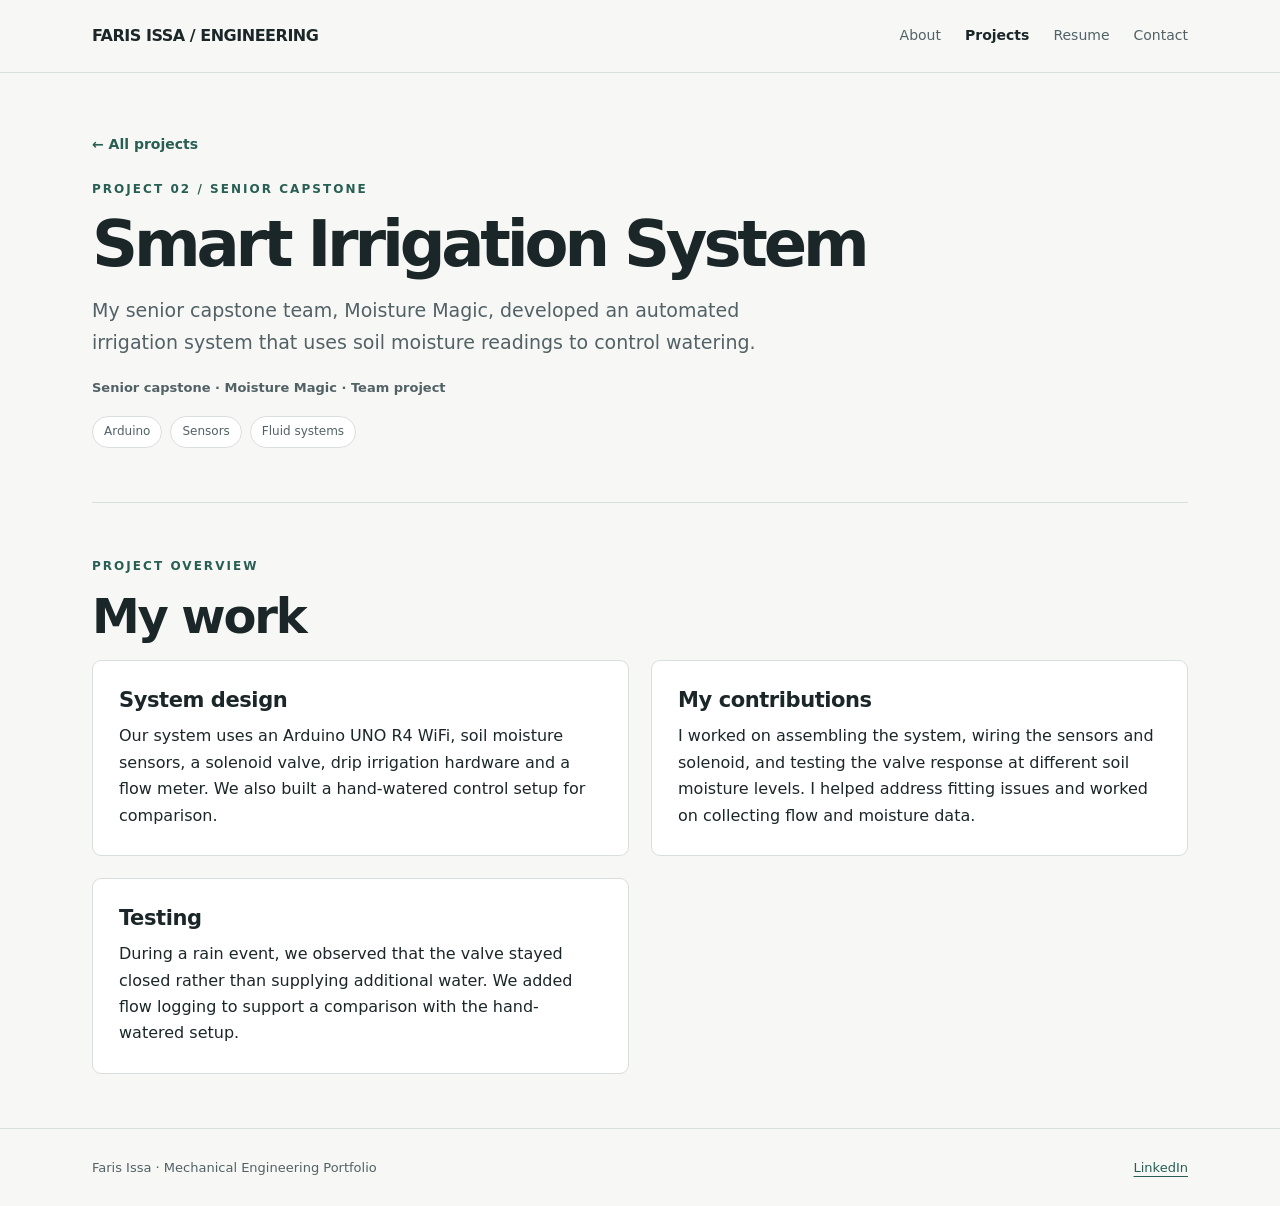
<file: projects/irrigation.html>
<!DOCTYPE html>
<html lang="en">
 <head>
  <meta charset="utf-8"/>
  <meta content="width=device-width, initial-scale=1" name="viewport"/>
  <title>
   Smart Irrigation System | Faris Issa
  </title>
  <meta content="Mechanical engineering portfolio by Faris Issa." name="description"/>
  <meta content="noindex" name="robots"/>
  <link href="../assets/style.css" rel="stylesheet"/>
 </head>
 <body>
  <a class="skip" href="#main">
   Skip to content
  </a>
  <header>
   <nav aria-label="Main navigation" class="wrap">
    <a class="brand" href="../index.html">
     FARIS ISSA / ENGINEERING
    </a>
    <div class="navlinks">
     <a href="../index.html#about">
      About
     </a>
     <a aria-current="page" href="../index.html#projects">
      Projects
     </a>
     <a href="../resume.html">
      Resume
     </a>
     <a href="../index.html#contact">
      Contact
     </a>
    </div>
   </nav>
  </header>
  <main class="wrap" id="main">
   <section class="page-intro">
    <a class="back" href="../index.html#projects">
     ← All projects
    </a>
    <p class="eyebrow">
     Project 02 / Senior capstone
    </p>
    <h1>
     Smart Irrigation System
    </h1>
    <p class="lead">
     My senior capstone team, Moisture Magic, developed an automated irrigation system that uses soil moisture readings to control watering.
    </p>
    <p class="project-label">
     Senior capstone · Moisture Magic · Team project
    </p>
    <div class="tags">
     <span class="tag">
      Arduino
     </span>
     <span class="tag">
      Sensors
     </span>
     <span class="tag">
      Fluid systems
     </span>
    </div>
   </section>
   <section class="section">
    <p class="eyebrow">
     Project overview
    </p>
    <h2>
     My work
    </h2>
    <div class="details">
     <article class="panel">
      <h3>
       System design
      </h3>
      <p>
       Our system uses an Arduino UNO R4 WiFi, soil moisture sensors, a solenoid valve, drip irrigation hardware and a flow meter. We also built a hand-watered control setup for comparison.
      </p>
     </article>
     <article class="panel">
      <h3>
       My contributions
      </h3>
      <p>
       I worked on assembling the system, wiring the sensors and solenoid, and testing the valve response at different soil moisture levels. I helped address fitting issues and worked on collecting flow and moisture data.
      </p>
     </article>
     <article class="panel">
      <h3>
       Testing
      </h3>
      <p>
       During a rain event, we observed that the valve stayed closed rather than supplying additional water. We added flow logging to support a comparison with the hand-watered setup.
      </p>
     </article>
    </div>
   </section>
  </main>
  <footer>
   <div class="wrap footer-flex">
    <span>
     Faris Issa · Mechanical Engineering Portfolio
    </span>
    <a href="https://www.linkedin.com/in/faris-issa/">
     LinkedIn
    </a>
   </div>
  </footer>
 </body>
</html>
</file>
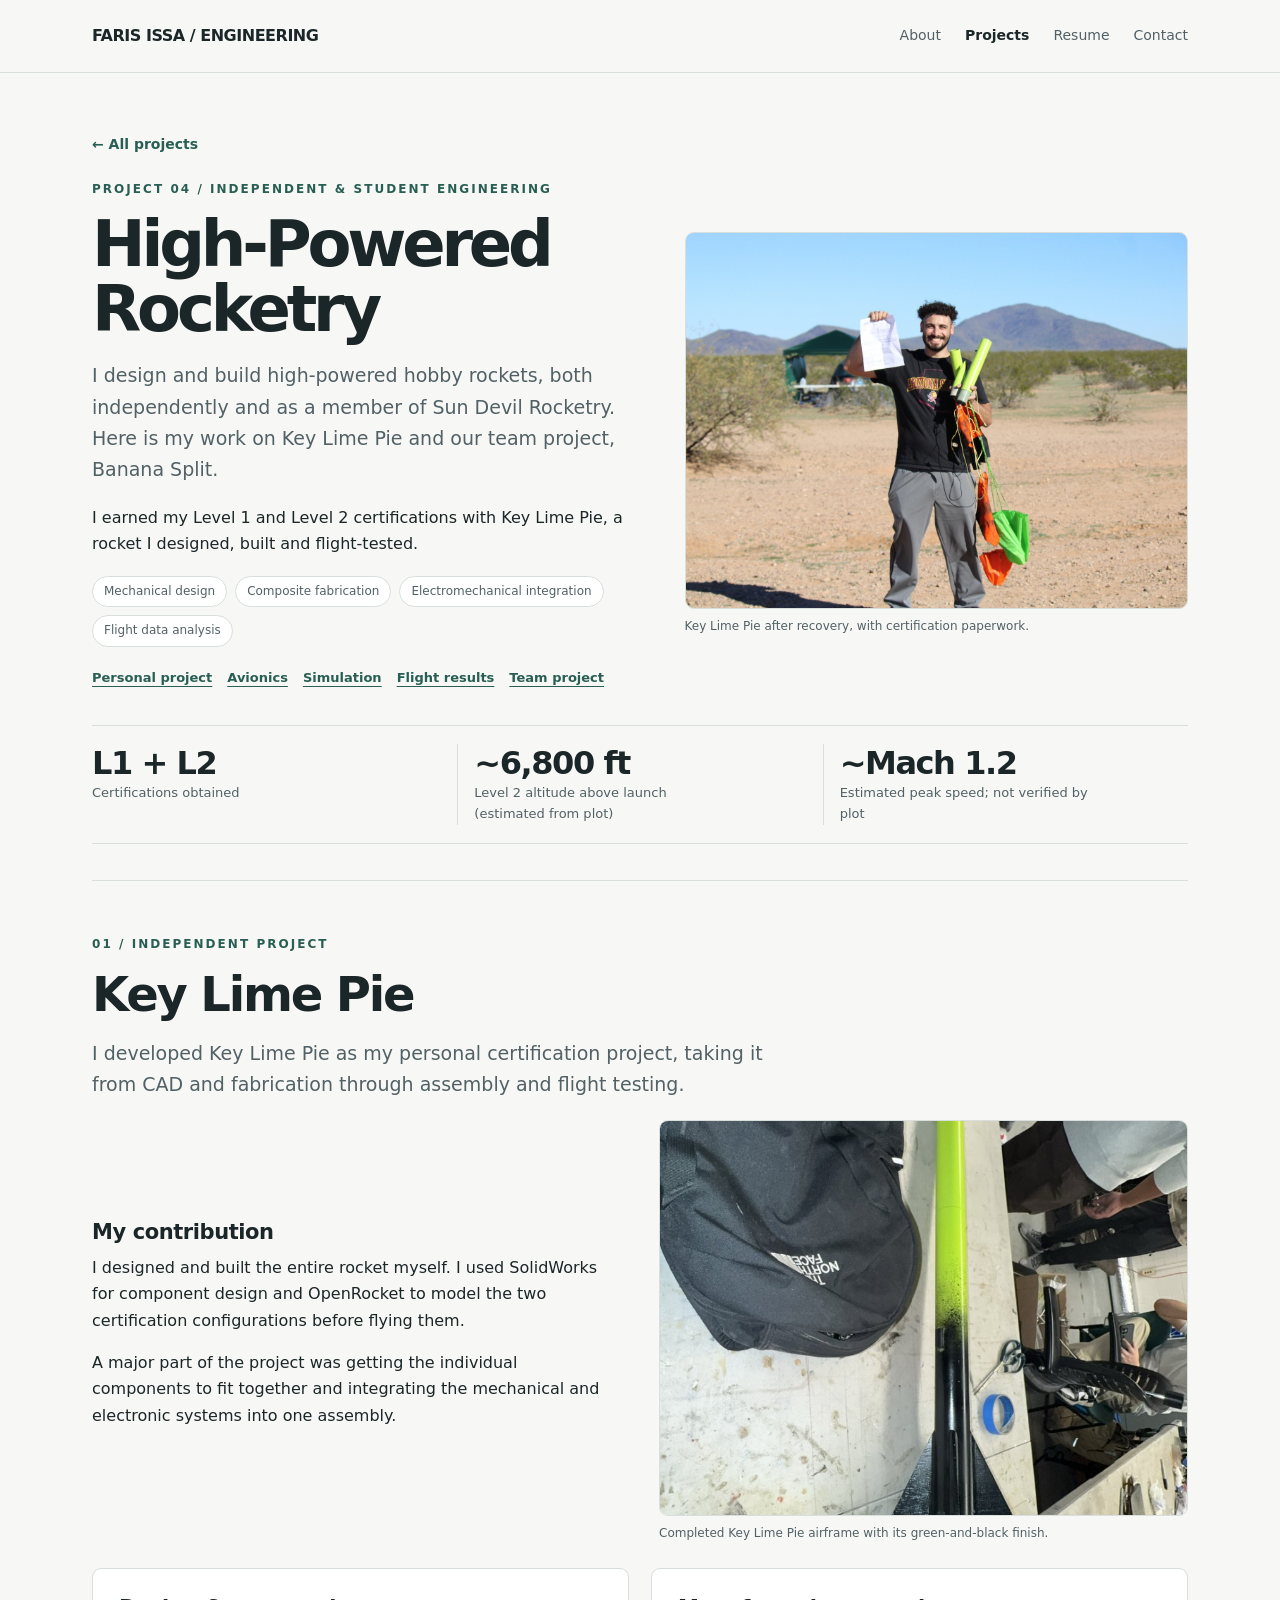
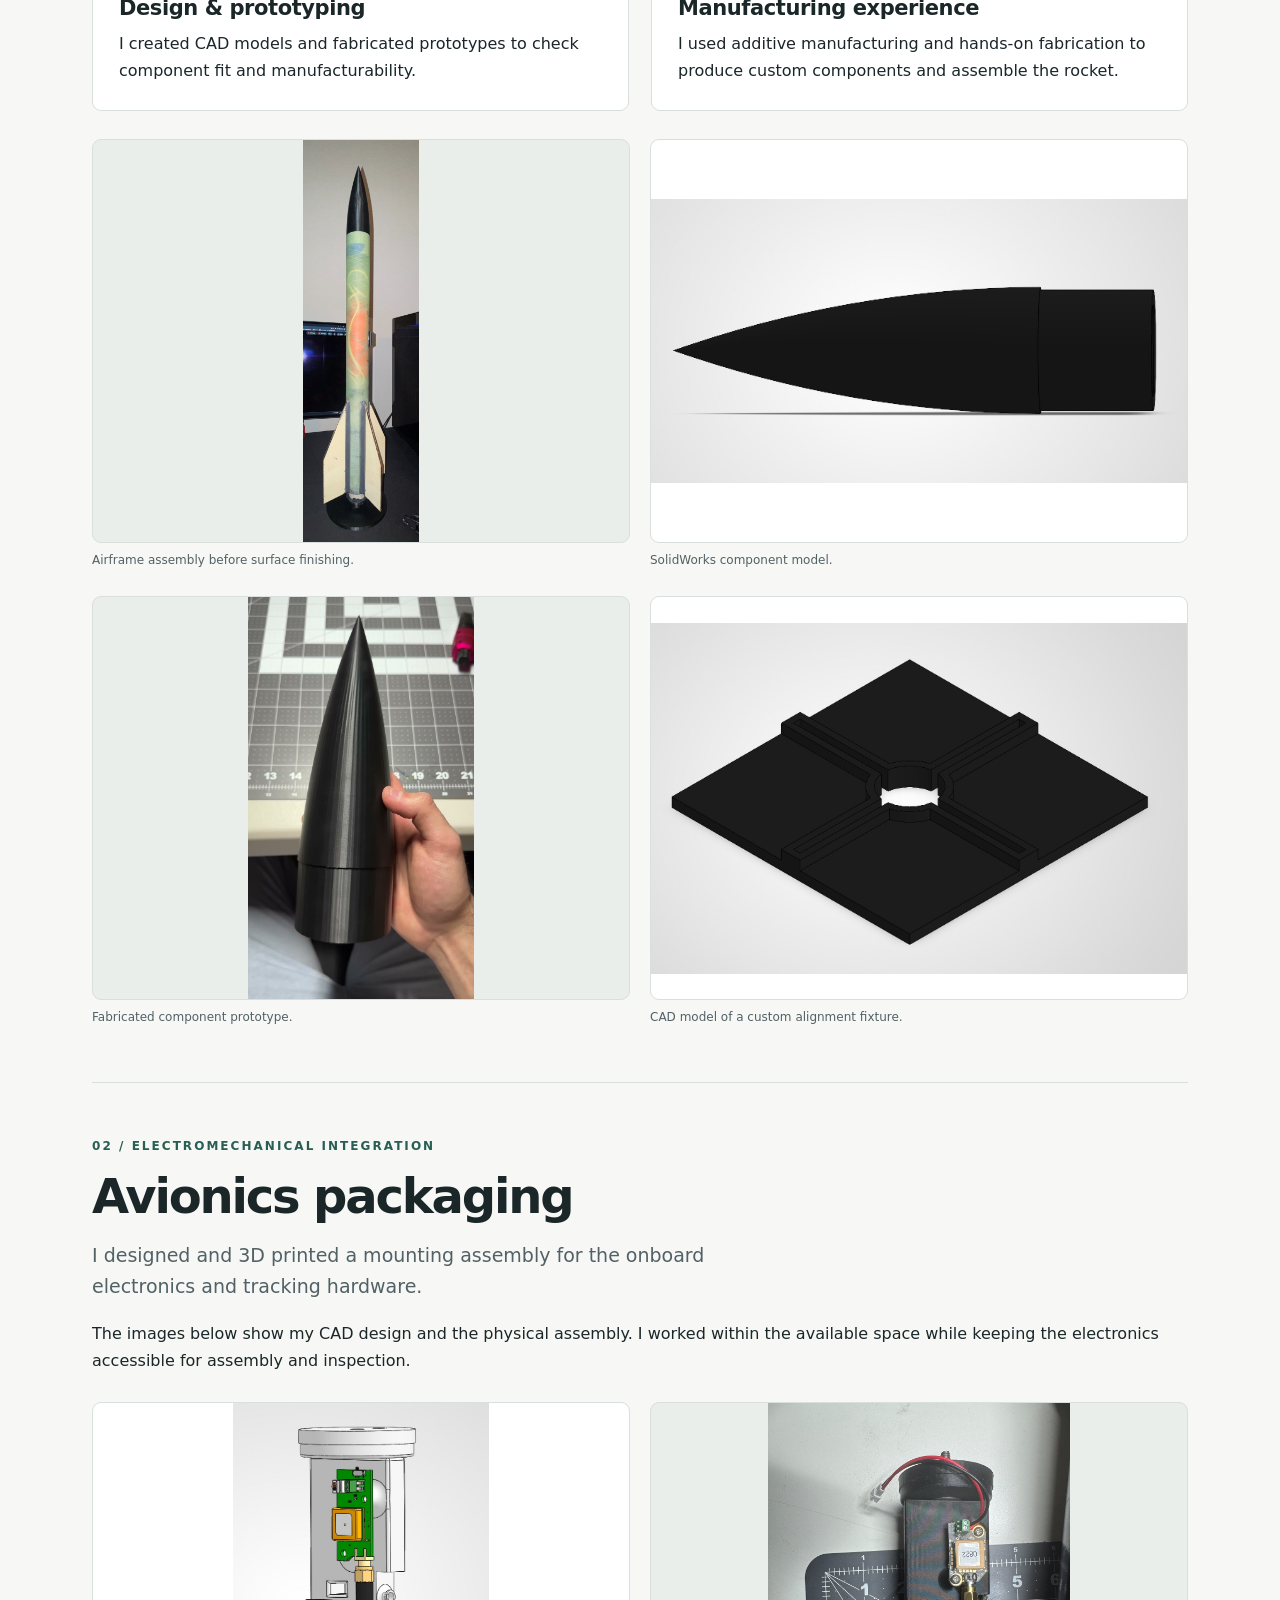
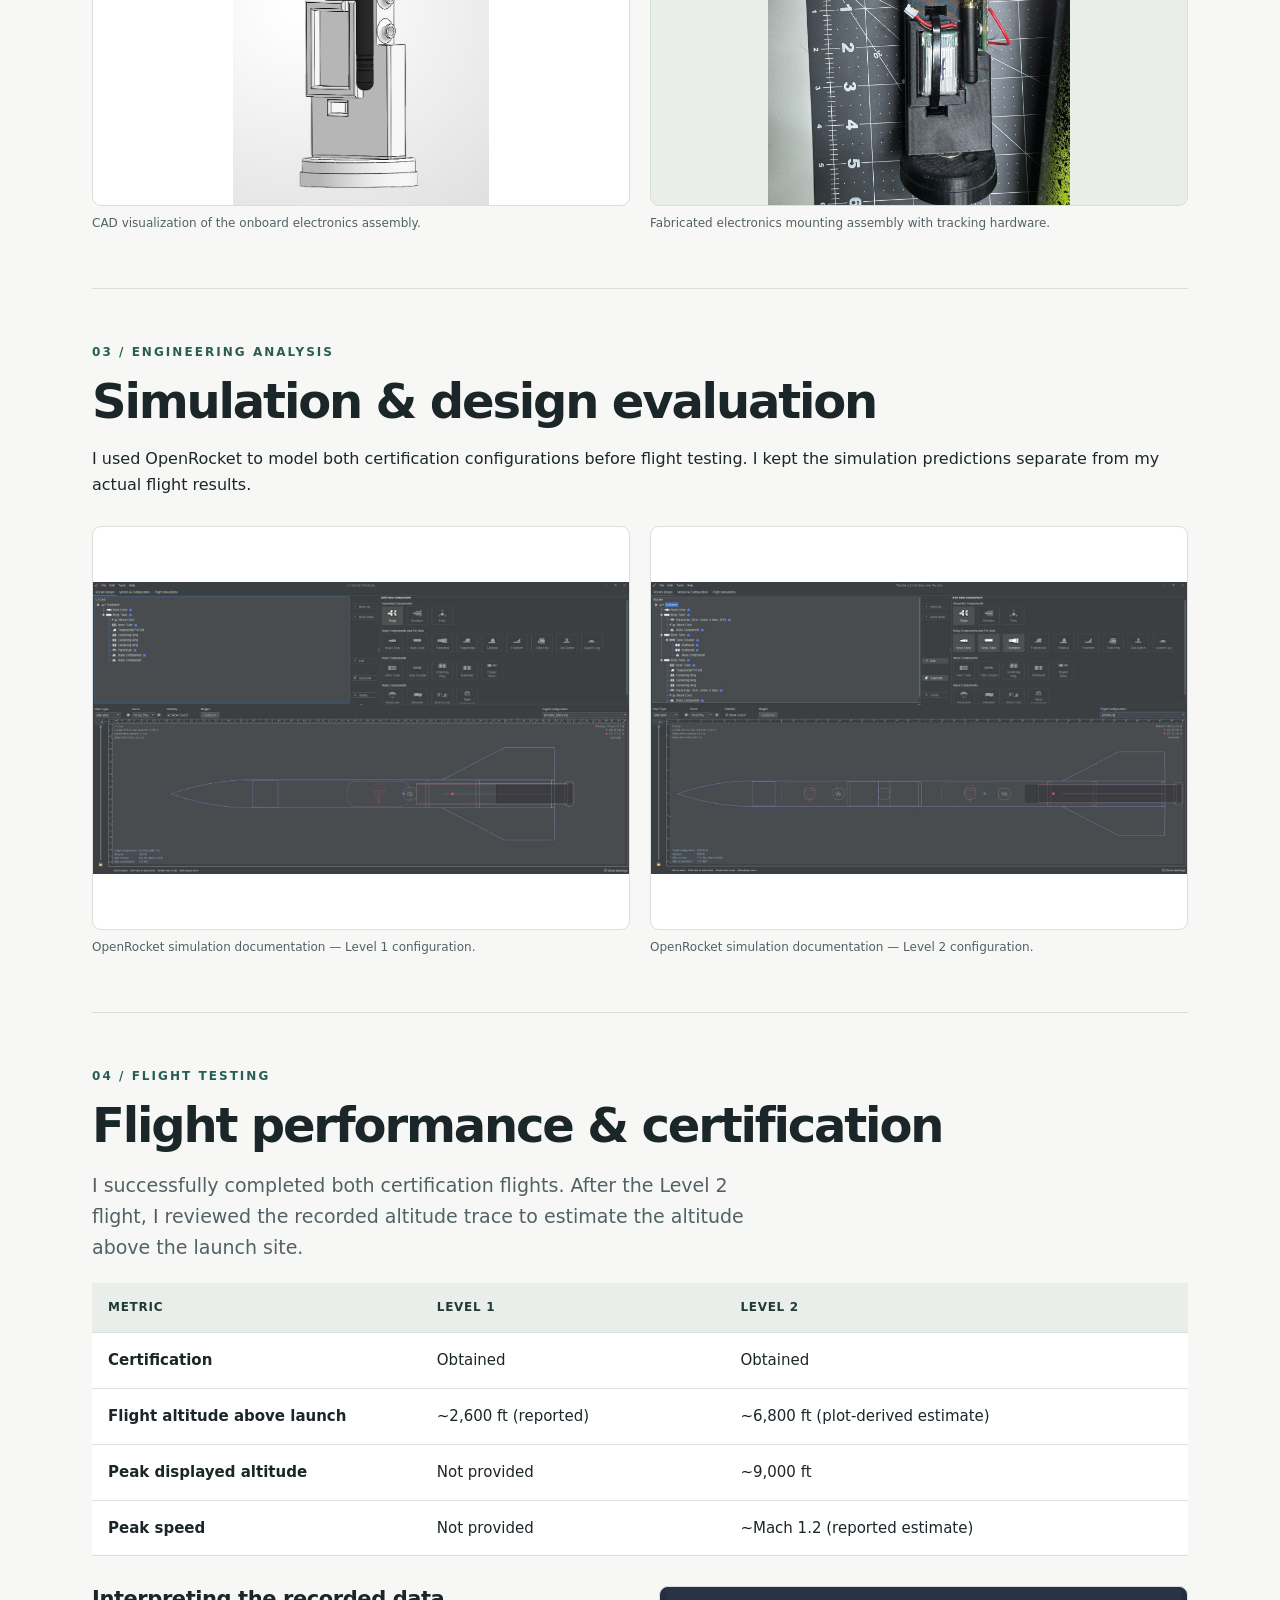
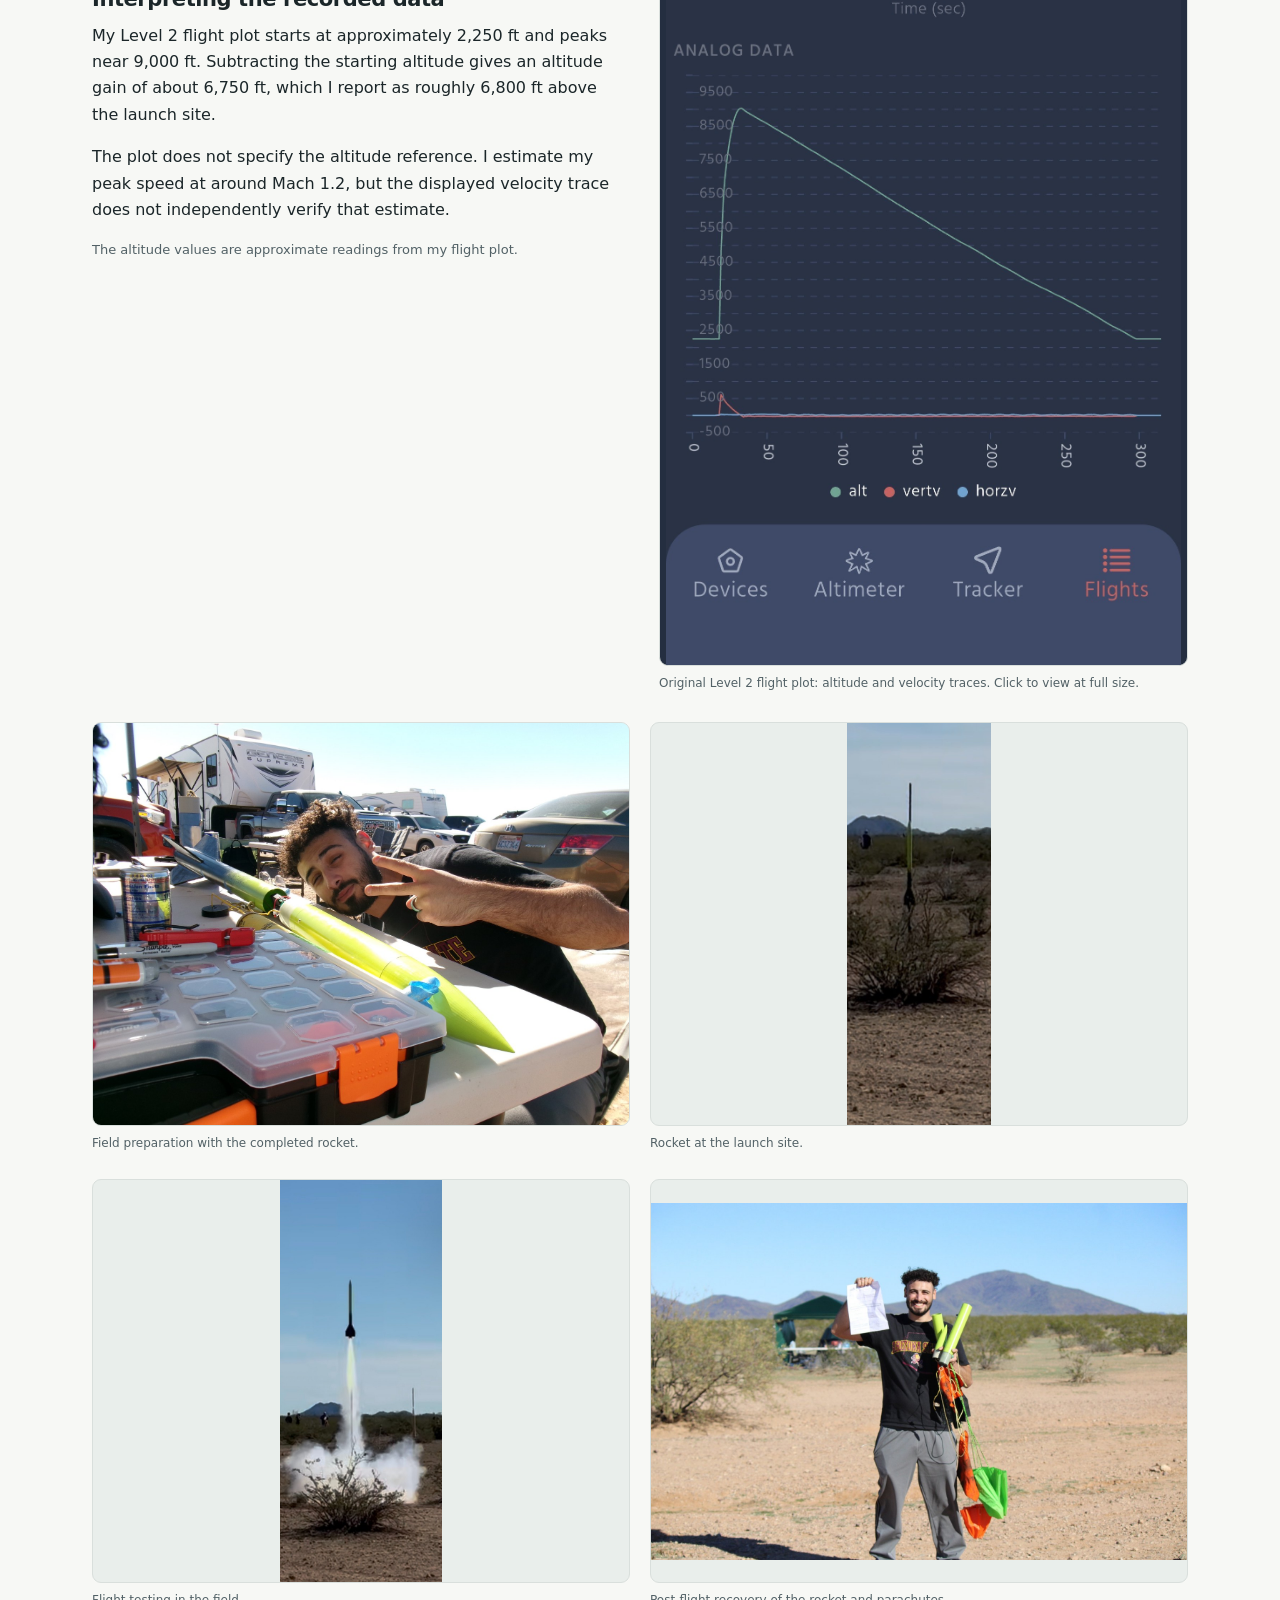
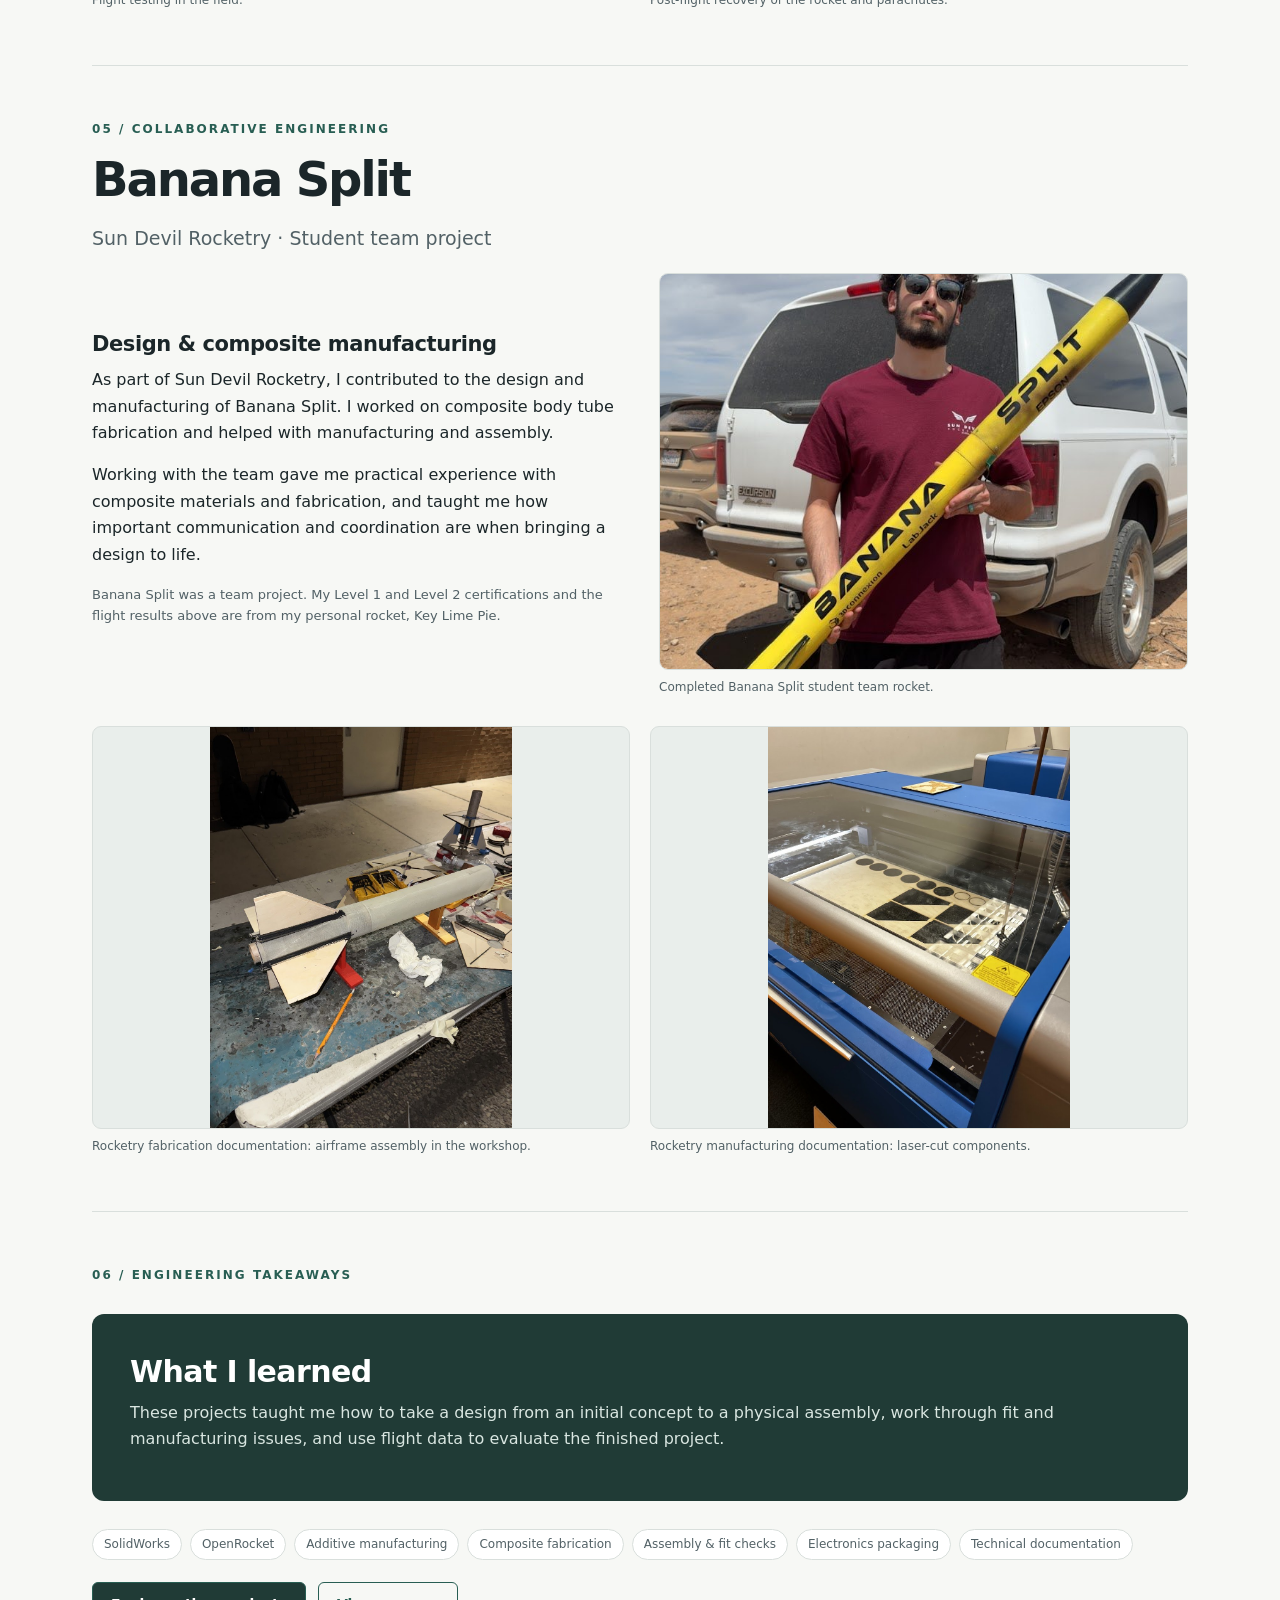
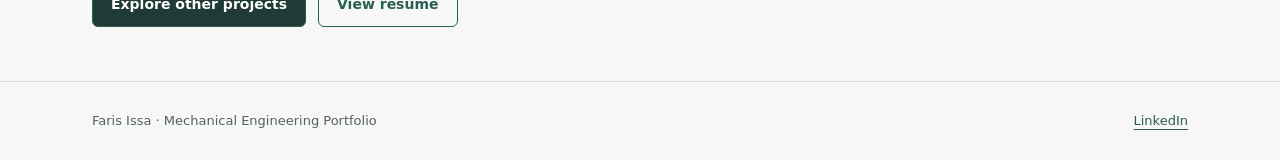
<file: projects/rocketry.html>
<!DOCTYPE html>
<html lang="en">
 <head>
  <meta charset="utf-8"/>
  <meta content="width=device-width, initial-scale=1" name="viewport"/>
  <title>
   High-Powered Rocketry | Faris Issa
  </title>
  <meta content="High-powered hobby rocketry: design, fabrication, electronics packaging and field testing." name="description"/>
  <link href="../assets/style.css" rel="stylesheet"/>
  <style>
   .rocket-results{display:grid;grid-template-columns:repeat(2,minmax(0,1fr));gap:16px;margin:24px 0}.rocket-result{background:var(--white);border:1px solid var(--line);border-radius:12px;padding:22px}.rocket-result strong{display:block;font-size:clamp(25px,4vw,38px);line-height:1.2;color:var(--dark);letter-spacing:-.04em}.rocket-result p{margin:8px 0 0;color:var(--muted);font-size:14px}.rocket-result .eyebrow{margin:0 0 8px;color:var(--accent)}@media(max-width:480px){.rocket-results{grid-template-columns:1fr}}.rocket-hero{display:grid;grid-template-columns:1.05fr .95fr;gap:36px;align-items:center}.rocket-hero .photo img{aspect-ratio:4/3;object-fit:contain;background:#e9eeeb}.rocket-gallery .photo img{aspect-ratio:4/3;object-fit:contain;background:#e9eeeb}.rocket-gallery .cad img{background:#fff}.rocket-gallery a{display:block}.rocket-gallery a:hover img{border-color:var(--accent)}.rocket-nav{display:flex;flex-wrap:wrap;gap:12px;margin-top:20px}.rocket-nav a{font-size:13px;font-weight:650}.rocket-gallery figcaption{min-height:2.5em}.rocket-gallery{row-gap:26px}.rocket-hero .photo img{max-height:430px}.rocket-hero .photo a{display:block}@media(max-width:760px){.rocket-hero{grid-template-columns:1fr;gap:20px}.rocket-hero .photo img{max-height:340px}}
.rocket-metrics{margin-top:36px}.rocket-metrics .metric span{display:block;max-width:260px}.rocket-hero .cover-photo img{aspect-ratio:4/3;object-fit:cover;object-position:center 47%;max-height:none}.rocket-gallery .photo img{transition:border-color .15s}.plot-feature{margin-top:30px;align-items:start}.plot-feature .photo img{aspect-ratio:auto;max-height:680px;object-fit:contain;background:#242e40}.rocket-gallery{margin-top:28px}.rocket-gallery figcaption{min-height:0}.rocket-nav{gap:15px}.rocket-nav a{white-space:nowrap}@media(max-width:600px){.rocket-metrics{grid-template-columns:1fr}.rocket-metrics .metric{border-left:0;border-top:1px solid var(--line);padding:14px 0}.rocket-metrics .metric:first-child{border-top:0}.rocket-hero .cover-photo img{max-height:none}}
  </style>
 </head>
 <body>
  <a class="skip" href="#main">
   Skip to content
  </a>
  <header>
   <nav aria-label="Main navigation" class="wrap">
    <a class="brand" href="../index.html">
     FARIS ISSA / ENGINEERING
    </a>
    <div class="navlinks">
     <a href="../index.html#about">
      About
     </a>
     <a aria-current="page" href="../index.html#projects">
      Projects
     </a>
     <a href="../resume.html">
      Resume
     </a>
     <a href="../index.html#contact">
      Contact
     </a>
    </div>
   </nav>
  </header>
  <main class="wrap" id="main">
   <section class="page-intro">
    <a class="back" href="../index.html#projects">
     ← All projects
    </a>
    <div class="rocket-hero">
     <div>
      <p class="eyebrow">
       Project 04 / Independent &amp; student engineering
      </p>
      <h1>
       High-Powered Rocketry
      </h1>
      <p class="lead">
       I design and build high-powered hobby rockets, both independently and as a member of Sun Devil Rocketry. Here is my work on Key Lime Pie and our team project, Banana Split.
      </p>
      <p>
       I earned my Level 1 and Level 2 certifications with Key Lime Pie, a rocket I designed, built and flight-tested.
      </p>
      <div class="tags">
       <span class="tag">
        Mechanical design
       </span>
       <span class="tag">
        Composite fabrication
       </span>
       <span class="tag">
        Electromechanical integration
       </span>
       <span class="tag">
        Flight data analysis
       </span>
      </div>
      <div class="rocket-nav">
       <a href="#design">
        Personal project
       </a>
       <a href="#electronics">
        Avionics
       </a>
       <a href="#simulation">
        Simulation
       </a>
       <a href="#field">
        Flight results
       </a>
       <a href="#team">
        Team project
       </a>
      </div>
     </div>
     <figure class="photo cover-photo">
      <a aria-label="View full image: Key Lime Pie after recovery, with certification paperwork." href="../images/rocketry/certification-recovery.jpg" rel="noopener" target="_blank">
       <img alt="Key Lime Pie after recovery, with certification paperwork." decoding="async" fetchpriority="high" src="../images/rocketry/certification-recovery.jpg"/>
      </a>
      <figcaption>
       Key Lime Pie after recovery, with certification paperwork.
      </figcaption>
     </figure>
    </div>
    <div class="metrics rocket-metrics">
     <div class="metric">
      <strong>
       L1 + L2
      </strong>
      <span>
       Certifications obtained
      </span>
     </div>
     <div class="metric">
      <strong>
       ~6,800 ft
      </strong>
      <span>
       Level 2 altitude above launch (estimated from plot)
      </span>
     </div>
     <div class="metric">
      <strong>
       ~Mach 1.2
      </strong>
      <span>
       Estimated peak speed; not verified by plot
      </span>
     </div>
    </div>
   </section>
   <section class="section" id="design">
    <p class="eyebrow">
     01 / Independent project
    </p>
    <h2>
     Key Lime Pie
    </h2>
    <p class="lead">
     I developed Key Lime Pie as my personal certification project, taking it from CAD and fabrication through assembly and flight testing.
    </p>
    <div class="feature">
     <div>
      <h3>
       My contribution
      </h3>
      <p>
       I designed and built the entire rocket myself. I used SolidWorks for component design and OpenRocket to model the two certification configurations before flying them.
      </p>
      <p>
       A major part of the project was getting the individual components to fit together and integrating the mechanical and electronic systems into one assembly.
      </p>
     </div>
     <figure class="photo">
      <a aria-label="View full image: Completed Key Lime Pie airframe with its green-and-black finish." href="../images/rocketry/painted-rocket.jpg" rel="noopener" target="_blank">
       <img alt="Completed Key Lime Pie airframe with its green-and-black finish." decoding="async" loading="lazy" src="../images/rocketry/painted-rocket.jpg"/>
      </a>
      <figcaption>
       Completed Key Lime Pie airframe with its green-and-black finish.
      </figcaption>
     </figure>
    </div>
    <div class="details" style="margin-top:24px">
     <article class="panel">
      <h3>
       Design &amp; prototyping
      </h3>
      <p>
       I created CAD models and fabricated prototypes to check component fit and manufacturability.
      </p>
     </article>
     <article class="panel">
      <h3>
       Manufacturing experience
      </h3>
      <p>
       I used additive manufacturing and hands-on fabrication to produce custom components and assemble the rocket.
      </p>
     </article>
    </div>
    <div class="gallery rocket-gallery">
     <figure class="photo">
      <a aria-label="View full image: Airframe assembly before surface finishing." href="../images/rocketry/assembled-unpainted.jpg" rel="noopener" target="_blank">
       <img alt="Airframe assembly before surface finishing." decoding="async" loading="lazy" src="../images/rocketry/assembled-unpainted.jpg"/>
      </a>
      <figcaption>
       Airframe assembly before surface finishing.
      </figcaption>
     </figure>
     <figure class="photo cad">
      <a aria-label="View full image: SolidWorks component model." href="../images/rocketry/nose-cad.jpg" rel="noopener" target="_blank">
       <img alt="SolidWorks component model." decoding="async" loading="lazy" src="../images/rocketry/nose-cad.jpg"/>
      </a>
      <figcaption>
       SolidWorks component model.
      </figcaption>
     </figure>
     <figure class="photo">
      <a aria-label="View full image: Fabricated component prototype." href="../images/rocketry/nose-print.jpg" rel="noopener" target="_blank">
       <img alt="Fabricated component prototype." decoding="async" loading="lazy" src="../images/rocketry/nose-print.jpg"/>
      </a>
      <figcaption>
       Fabricated component prototype.
      </figcaption>
     </figure>
     <figure class="photo cad">
      <a aria-label="View full image: CAD model of a custom alignment fixture." href="../images/rocketry/fixture-cad.jpg" rel="noopener" target="_blank">
       <img alt="CAD model of a custom alignment fixture." decoding="async" loading="lazy" src="../images/rocketry/fixture-cad.jpg"/>
      </a>
      <figcaption>
       CAD model of a custom alignment fixture.
      </figcaption>
     </figure>
    </div>
   </section>
   <section class="section" id="electronics">
    <p class="eyebrow">
     02 / Electromechanical integration
    </p>
    <h2>
     Avionics packaging
    </h2>
    <p class="lead">
     I designed and 3D printed a mounting assembly for the onboard electronics and tracking hardware.
    </p>
    <p>
     The images below show my CAD design and the physical assembly. I worked within the available space while keeping the electronics accessible for assembly and inspection.
    </p>
    <div class="gallery rocket-gallery">
     <figure class="photo cad">
      <a aria-label="View full image: CAD visualization of the onboard electronics assembly." href="../images/rocketry/avionics-cad.jpg" rel="noopener" target="_blank">
       <img alt="CAD visualization of the onboard electronics assembly." decoding="async" loading="lazy" src="../images/rocketry/avionics-cad.jpg"/>
      </a>
      <figcaption>
       CAD visualization of the onboard electronics assembly.
      </figcaption>
     </figure>
     <figure class="photo">
      <a aria-label="View full image: Fabricated electronics mounting assembly with tracking hardware." href="../images/rocketry/avionics-hardware.jpg" rel="noopener" target="_blank">
       <img alt="Fabricated electronics mounting assembly with tracking hardware." decoding="async" loading="lazy" src="../images/rocketry/avionics-hardware.jpg"/>
      </a>
      <figcaption>
       Fabricated electronics mounting assembly with tracking hardware.
      </figcaption>
     </figure>
    </div>
   </section>
   <section class="section" id="simulation">
    <p class="eyebrow">
     03 / Engineering analysis
    </p>
    <h2>
     Simulation &amp; design evaluation
    </h2>
    <p>
     I used OpenRocket to model both certification configurations before flight testing. I kept the simulation predictions separate from my actual flight results.
    </p>
    <div class="gallery rocket-gallery">
     <figure class="photo cad">
      <a aria-label="View full image: OpenRocket simulation documentation — Level 1 configuration." href="../images/rocketry/openrocket-l1.jpg" rel="noopener" target="_blank">
       <img alt="OpenRocket simulation documentation — Level 1 configuration." decoding="async" loading="lazy" src="../images/rocketry/openrocket-l1.jpg"/>
      </a>
      <figcaption>
       OpenRocket simulation documentation — Level 1 configuration.
      </figcaption>
     </figure>
     <figure class="photo cad">
      <a aria-label="View full image: OpenRocket simulation documentation — Level 2 configuration." href="../images/rocketry/openrocket-l2.jpg" rel="noopener" target="_blank">
       <img alt="OpenRocket simulation documentation — Level 2 configuration." decoding="async" loading="lazy" src="../images/rocketry/openrocket-l2.jpg"/>
      </a>
      <figcaption>
       OpenRocket simulation documentation — Level 2 configuration.
      </figcaption>
     </figure>
    </div>
   </section>
   <section class="section" id="field">
    <p class="eyebrow">
     04 / Flight testing
    </p>
    <h2>
     Flight performance &amp; certification
    </h2>
    <p class="lead">
     I successfully completed both certification flights. After the Level 2 flight, I reviewed the recorded altitude trace to estimate the altitude above the launch site.
    </p>
    <div class="table-wrap">
     <table>
      <thead>
       <tr>
        <th scope="col">
         Metric
        </th>
        <th scope="col">
         Level 1
        </th>
        <th scope="col">
         Level 2
        </th>
       </tr>
      </thead>
      <tbody>
       <tr>
        <td>
         Certification
        </td>
        <td>
         Obtained
        </td>
        <td>
         Obtained
        </td>
       </tr>
       <tr>
        <td>
         Flight altitude above launch
        </td>
        <td>
         ~2,600 ft (reported)
        </td>
        <td>
         ~6,800 ft (plot-derived estimate)
        </td>
       </tr>
       <tr>
        <td>
         Peak displayed altitude
        </td>
        <td>
         Not provided
        </td>
        <td>
         ~9,000 ft
        </td>
       </tr>
       <tr>
        <td>
         Peak speed
        </td>
        <td>
         Not provided
        </td>
        <td>
         ~Mach 1.2 (reported estimate)
        </td>
       </tr>
      </tbody>
     </table>
    </div>
    <div class="feature plot-feature">
     <div>
      <h3>
       Interpreting the recorded data
      </h3>
      <p>
       My Level 2 flight plot starts at approximately 2,250 ft and peaks near 9,000 ft. Subtracting the starting altitude gives an altitude gain of about 6,750 ft, which I report as roughly 6,800 ft above the launch site.
      </p>
      <p>
       The plot does not specify the altitude reference. I estimate my peak speed at around Mach 1.2, but the displayed velocity trace does not independently verify that estimate.
      </p>
      <p class="note">
       The altitude values are approximate readings from my flight plot.
      </p>
     </div>
     <figure class="photo">
      <a aria-label="View full image: Original Level 2 flight plot: altitude and velocity traces. Click to view at full size." href="../images/rocketry/l2-altitude-plot.jpg" rel="noopener" target="_blank">
       <img alt="Original Level 2 flight plot: altitude and velocity traces. Click to view at full size." decoding="async" loading="lazy" src="../images/rocketry/l2-altitude-plot.jpg"/>
      </a>
      <figcaption>
       Original Level 2 flight plot: altitude and velocity traces. Click to view at full size.
      </figcaption>
     </figure>
    </div>
    <div class="gallery rocket-gallery">
     <figure class="photo">
      <a aria-label="View full image: Field preparation with the completed rocket." href="../images/rocketry/field-preparation.jpg" rel="noopener" target="_blank">
       <img alt="Field preparation with the completed rocket." decoding="async" loading="lazy" src="../images/rocketry/field-preparation.jpg"/>
      </a>
      <figcaption>
       Field preparation with the completed rocket.
      </figcaption>
     </figure>
     <figure class="photo">
      <a aria-label="View full image: Rocket at the launch site." href="../images/rocketry/preflight.jpg" rel="noopener" target="_blank">
       <img alt="Rocket at the launch site." decoding="async" loading="lazy" src="../images/rocketry/preflight.jpg"/>
      </a>
      <figcaption>
       Rocket at the launch site.
      </figcaption>
     </figure>
     <figure class="photo">
      <a aria-label="View full image: Flight testing in the field." href="../images/rocketry/launch.jpg" rel="noopener" target="_blank">
       <img alt="Flight testing in the field." decoding="async" loading="lazy" src="../images/rocketry/launch.jpg"/>
      </a>
      <figcaption>
       Flight testing in the field.
      </figcaption>
     </figure>
     <figure class="photo">
      <a aria-label="View full image: Post-flight recovery of the rocket and parachutes." href="../images/rocketry/field-recovery.jpg" rel="noopener" target="_blank">
       <img alt="Post-flight recovery of the rocket and parachutes." decoding="async" loading="lazy" src="../images/rocketry/field-recovery.jpg"/>
      </a>
      <figcaption>
       Post-flight recovery of the rocket and parachutes.
      </figcaption>
     </figure>
    </div>
   </section>
   <section class="section" id="team">
    <p class="eyebrow">
     05 / Collaborative engineering
    </p>
    <h2>
     Banana Split
    </h2>
    <p class="lead">
     Sun Devil Rocketry · Student team project
    </p>
    <div class="feature">
     <div>
      <h3>
       Design &amp; composite manufacturing
      </h3>
      <p>
       As part of Sun Devil Rocketry, I contributed to the design and manufacturing of Banana Split. I worked on composite body tube fabrication and helped with manufacturing and assembly.
      </p>
      <p>
       Working with the team gave me practical experience with composite materials and fabrication, and taught me how important communication and coordination are when bringing a design to life.
      </p>
      <p class="note">
       Banana Split was a team project. My Level 1 and Level 2 certifications and the flight results above are from my personal rocket, Key Lime Pie.
      </p>
     </div>
     <figure class="photo">
      <a aria-label="View full image: Completed Banana Split student team rocket." href="../images/rocketry/banana-split.jpg" rel="noopener" target="_blank">
       <img alt="Completed Banana Split student team rocket." decoding="async" loading="lazy" src="../images/rocketry/banana-split.jpg"/>
      </a>
      <figcaption>
       Completed Banana Split student team rocket.
      </figcaption>
     </figure>
    </div>
    <div class="gallery rocket-gallery">
     <figure class="photo">
      <a aria-label="View full image: Rocketry fabrication documentation: airframe assembly in the workshop." href="../images/rocketry/airframe-build.jpg" rel="noopener" target="_blank">
       <img alt="Rocketry fabrication documentation: airframe assembly in the workshop." decoding="async" loading="lazy" src="../images/rocketry/airframe-build.jpg"/>
      </a>
      <figcaption>
       Rocketry fabrication documentation: airframe assembly in the workshop.
      </figcaption>
     </figure>
     <figure class="photo">
      <a aria-label="View full image: Rocketry manufacturing documentation: laser-cut components." href="../images/rocketry/laser-cutting.jpg" rel="noopener" target="_blank">
       <img alt="Rocketry manufacturing documentation: laser-cut components." decoding="async" loading="lazy" src="../images/rocketry/laser-cutting.jpg"/>
      </a>
      <figcaption>
       Rocketry manufacturing documentation: laser-cut components.
      </figcaption>
     </figure>
    </div>
   </section>
   <section class="section">
    <p class="eyebrow">
     06 / Engineering takeaways
    </p>
    <div class="outcome">
     <h3>
      What I learned
     </h3>
     <p>
      These projects taught me how to take a design from an initial concept to a physical assembly, work through fit and manufacturing issues, and use flight data to evaluate the finished project.
     </p>
    </div>
    <div class="tags">
     <span class="tag">
      SolidWorks
     </span>
     <span class="tag">
      OpenRocket
     </span>
     <span class="tag">
      Additive manufacturing
     </span>
     <span class="tag">
      Composite fabrication
     </span>
     <span class="tag">
      Assembly &amp; fit checks
     </span>
     <span class="tag">
      Electronics packaging
     </span>
     <span class="tag">
      Technical documentation
     </span>
    </div>
    <div class="links">
     <a class="button primary" href="../index.html#projects">
      Explore other projects
     </a>
     <a class="button" href="../resume.html">
      View resume
     </a>
    </div>
   </section>
  </main>
  <footer>
   <div class="wrap footer-flex">
    <span>
     Faris Issa · Mechanical Engineering Portfolio
    </span>
    <a href="https://www.linkedin.com/in/faris-issa/">
     LinkedIn
    </a>
   </div>
  </footer>
 </body>
</html>
</file>
<file: assets/style.css>
:root{--ink:#1b2629;--muted:#526166;--paper:#f7f8f5;--white:#fff;--line:#d9dfdc;--accent:#336359;--dark:#203b36}*{box-sizing:border-box}html{scroll-behavior:smooth}body{margin:0;background:var(--paper);color:var(--ink);font:16px/1.65 system-ui,-apple-system,BlinkMacSystemFont,"Segoe UI",sans-serif}a{color:var(--accent);text-underline-offset:4px}a:hover{color:var(--ink)}.wrap{max-width:1120px;margin:auto;padding:0 32px}header{border-bottom:1px solid var(--line);background:var(--paper)}nav{min-height:72px;display:flex;align-items:center;justify-content:space-between;gap:20px;flex-wrap:wrap}.brand{font-weight:750;letter-spacing:-.03em;text-decoration:none;color:var(--ink)}.navlinks{display:flex;gap:24px;flex-wrap:wrap}.navlinks a{font-size:14px;text-decoration:none;color:var(--muted)}.hero{padding:80px 0 70px;display:grid;grid-template-columns:1.35fr .65fr;gap:60px;align-items:center}.eyebrow{font-size:12px;letter-spacing:.17em;text-transform:uppercase;font-weight:750;color:var(--accent);margin:0 0 12px}h1,h2,h3,p{margin-top:0}h1{font-size:clamp(45px,7vw,82px);line-height:1.02;letter-spacing:-.065em;margin-bottom:18px}h2{font-size:clamp(30px,4vw,48px);line-height:1.15;letter-spacing:-.045em;margin-bottom:16px}h3{font-size:21px;line-height:1.3;letter-spacing:-.02em;margin-bottom:9px}.lead{font-size:19px;color:var(--muted);max-width:680px}.intro-side{border-left:1px solid var(--line);padding-left:28px}.intro-side strong{display:block;font-size:25px;letter-spacing:-.03em}.intro-side p{font-size:14px;color:var(--muted);margin-bottom:22px}.links{display:flex;gap:12px;flex-wrap:wrap;margin-top:22px}.button{display:inline-block;padding:10px 18px;text-decoration:none;border:1px solid var(--accent);border-radius:6px;color:var(--accent);font-weight:650;font-size:14px}.primary{background:var(--dark);color:white}.primary:hover{color:white;background:#162a26}.section{padding:54px 0;border-top:1px solid var(--line)}.feature{display:grid;grid-template-columns:1fr 1fr;gap:38px;align-items:center}.project-label{font-size:13px;color:var(--muted);font-weight:600}.photo{margin:0;min-width:0}.photo img{display:block;width:100%;aspect-ratio:4/3;object-fit:cover;background:#e6ebe8;border-radius:9px;border:1px solid var(--line)}.photo.cad img{object-fit:contain;background:#fff;aspect-ratio:16/10}.photo.hero-photo img{aspect-ratio:5/4;object-position:center 75%}figcaption{font-size:12px;color:var(--muted);margin-top:8px}.metrics{display:grid;grid-template-columns:repeat(3,1fr);border-top:1px solid var(--line);border-bottom:1px solid var(--line);margin:32px 0 0;padding:18px 0}.metric{padding:0 16px;border-left:1px solid var(--line)}.metric:first-child{padding-left:0;border-left:0}.metric strong{display:block;font-size:32px;letter-spacing:-.045em;line-height:1.2}.metric span{font-size:13px;color:var(--muted)}.phase{display:grid;grid-template-columns:90px 1fr;gap:20px;padding:24px 0;border-bottom:1px solid var(--line)}.phase .number{font-size:32px;font-weight:700;color:var(--accent);line-height:1}.phase p{margin-bottom:0;color:var(--muted)}.phase-layout{display:grid;grid-template-columns:1.2fr .8fr;gap:36px;align-items:center}.gallery{display:grid;grid-template-columns:1fr 1fr;gap:20px;margin-top:22px}.table-wrap{overflow-x:auto}table{width:100%;border-collapse:collapse;background:var(--white);font-size:15px;text-align:left}th,td{padding:15px 16px;vertical-align:top;border-bottom:1px solid var(--line)}th{background:#e9eeeb;color:var(--dark);font-size:12px;letter-spacing:.06em;text-transform:uppercase}td:first-child{font-weight:650;width:30%}.note{color:var(--muted);font-size:13px}.outcome{background:var(--dark);color:white;padding:38px;border-radius:12px;margin:28px 0}.outcome p{color:#d9e6e1;margin-bottom:10px}.outcome .eyebrow{color:#c6dfd6}.outcome h3{font-size:30px}.next{display:grid;grid-template-columns:repeat(3,1fr);gap:16px}.next article{background:white;border:1px solid var(--line);padding:21px;border-radius:8px}.next p{color:var(--muted);font-size:14px;margin:0}.next h3{font-size:18px}.sources{font-size:14px;display:flex;gap:20px;flex-wrap:wrap}.draft{background:#eef2ef;border-left:3px solid var(--accent);padding:15px 18px;font-size:14px;color:var(--muted)}footer{border-top:1px solid var(--line);padding:28px 0;color:var(--muted);font-size:13px} @media(max-width:760px){.wrap{padding:0 20px}.hero,.feature,.phase-layout{grid-template-columns:1fr;gap:24px}.hero{padding:42px 0}.intro-side{border-left:0;border-top:1px solid var(--line);padding:18px 0 0}.next{grid-template-columns:1fr}.gallery{gap:12px}.section{padding:35px 0}.phase{grid-template-columns:50px 1fr;gap:12px}.outcome{padding:25px}.navlinks{gap:14px}.metric strong{font-size:25px}}@media print{header,.links,footer{display:none}.wrap{max-width:none;padding:0}body{background:white;font-size:11pt}.hero{padding:20px 0;gap:25px}.section{padding:20px 0}.photo,.phase,.outcome,table,.next article{break-inside:avoid}.outcome{background:white;color:var(--ink);border:1px solid var(--line)}.outcome p,.outcome .eyebrow{color:var(--muted)}a{color:var(--ink)}.draft{display:none}}

/* Shared layout for all pages. */
:root{--paper:#f7f8f5;--accent:#285e53}body{font-size:16px}.wrap{max-width:1160px}.hero{padding:74px 0 62px}.navlinks a[aria-current=page]{color:var(--ink);font-weight:700}.skip{position:absolute;left:-999px}.skip:focus{left:12px;top:12px;background:white;padding:10px;z-index:10}a:focus-visible{outline:3px solid #397d70;outline-offset:4px}.project-grid{display:grid;grid-template-columns:repeat(3,minmax(0,1fr));gap:20px}.project-card{display:flex;flex-direction:column;background:white;border:1px solid var(--line);border-radius:12px;overflow:hidden;text-decoration:none;color:var(--ink);transition:transform .15s,border-color .15s}.project-card:hover{transform:translateY(-3px);border-color:var(--accent)}.card-cover{height:192px;width:100%;object-fit:cover;display:block;background:#e8eeeb}.placeholder{display:flex;align-items:center;justify-content:center;flex-direction:column;gap:10px;border-bottom:1px solid var(--line);background:linear-gradient(125deg,#e6ece8,#f1f3ef);color:#35594f}.placeholder strong{font-size:42px;line-height:1;letter-spacing:-.045em}.placeholder small{font-size:11px;text-transform:uppercase;letter-spacing:.15em}.card-content{padding:23px;display:flex;flex-direction:column;flex:1}.card-content h3{font-size:23px;margin:7px 0 8px}.card-content p{font-size:15px;color:var(--muted);margin-bottom:18px}.card-content .read{font-size:14px;font-weight:700;color:var(--accent);margin-top:auto}.status{font-size:11px;text-transform:uppercase;letter-spacing:.11em;font-weight:750;color:var(--accent)}.status.pending{color:#687370}.tags{display:flex;flex-wrap:wrap;gap:8px;margin:18px 0}.tag{font-size:12px;padding:5px 11px;border:1px solid var(--line);border-radius:99px;color:var(--muted);background:white}.page-intro{padding:58px 0 36px}.page-intro h1{font-size:clamp(39px,6vw,64px)}.back{font-size:14px;font-weight:650;text-decoration:none;display:inline-block;margin-bottom:24px}.details{display:grid;grid-template-columns:repeat(2,minmax(0,1fr));gap:22px}.panel{padding:26px;background:white;border:1px solid var(--line);border-radius:9px}.panel ul{padding-left:20px;margin-bottom:0}.panel p:last-child{margin-bottom:0}.checklist li{margin-bottom:8px}.resume-item{padding:17px 0;border-bottom:1px solid var(--line)}.resume-item:last-child{border:0}.resume-item p{margin-bottom:5px}.feature-image{aspect-ratio:4/3;object-fit:cover;border-radius:12px;width:100%;display:block}.footer-flex{display:flex;justify-content:space-between;gap:15px;flex-wrap:wrap}.note a{color:inherit}@media(max-width:900px){.project-grid{grid-template-columns:repeat(2,minmax(0,1fr))}}@media(max-width:600px){.project-grid,.details{grid-template-columns:1fr}.card-cover{height:200px}.page-intro{padding-top:35px}.hero{padding:40px 0}.gallery{grid-template-columns:1fr}.metrics{gap:5px}.metric{padding:0 8px}.metric strong{font-size:23px}.navlinks{gap:15px}.panel{padding:20px}}@media(prefers-reduced-motion:reduce){html{scroll-behavior:auto}.project-card{transition:none}}
</file>
